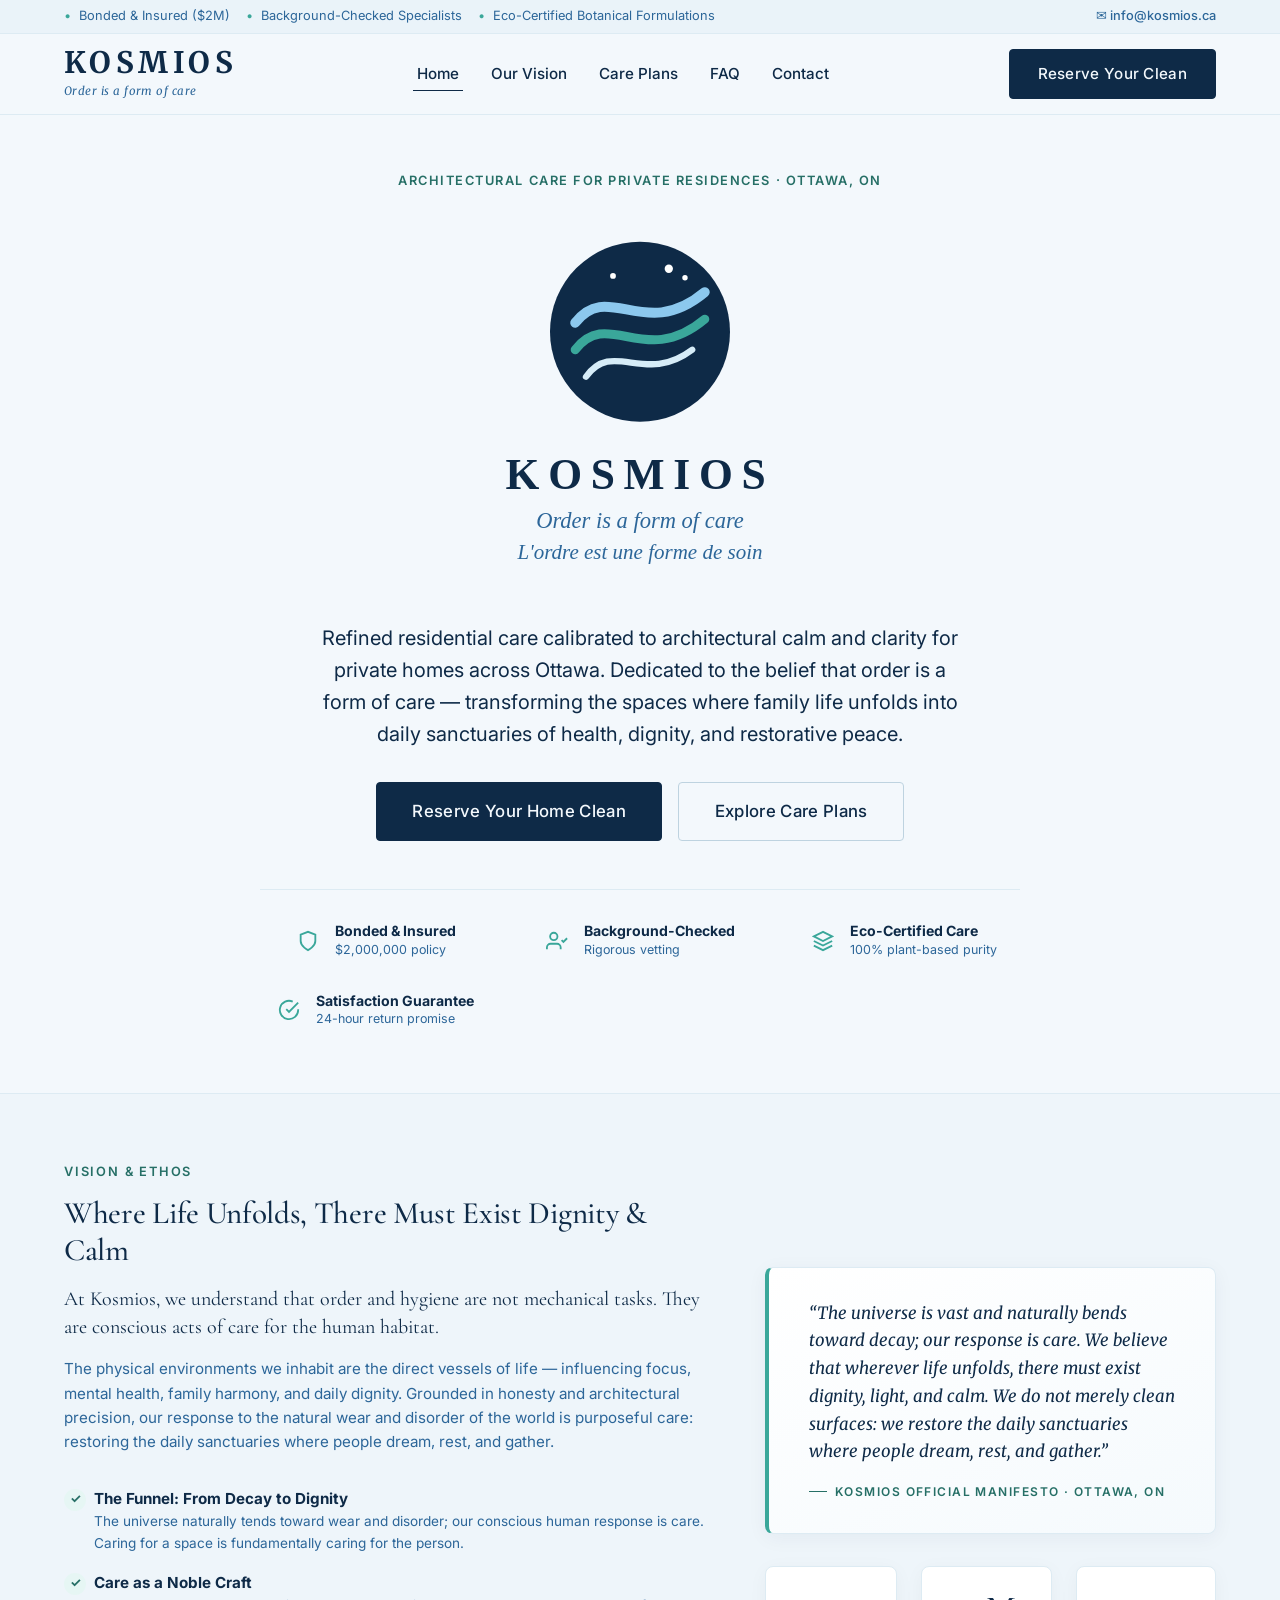
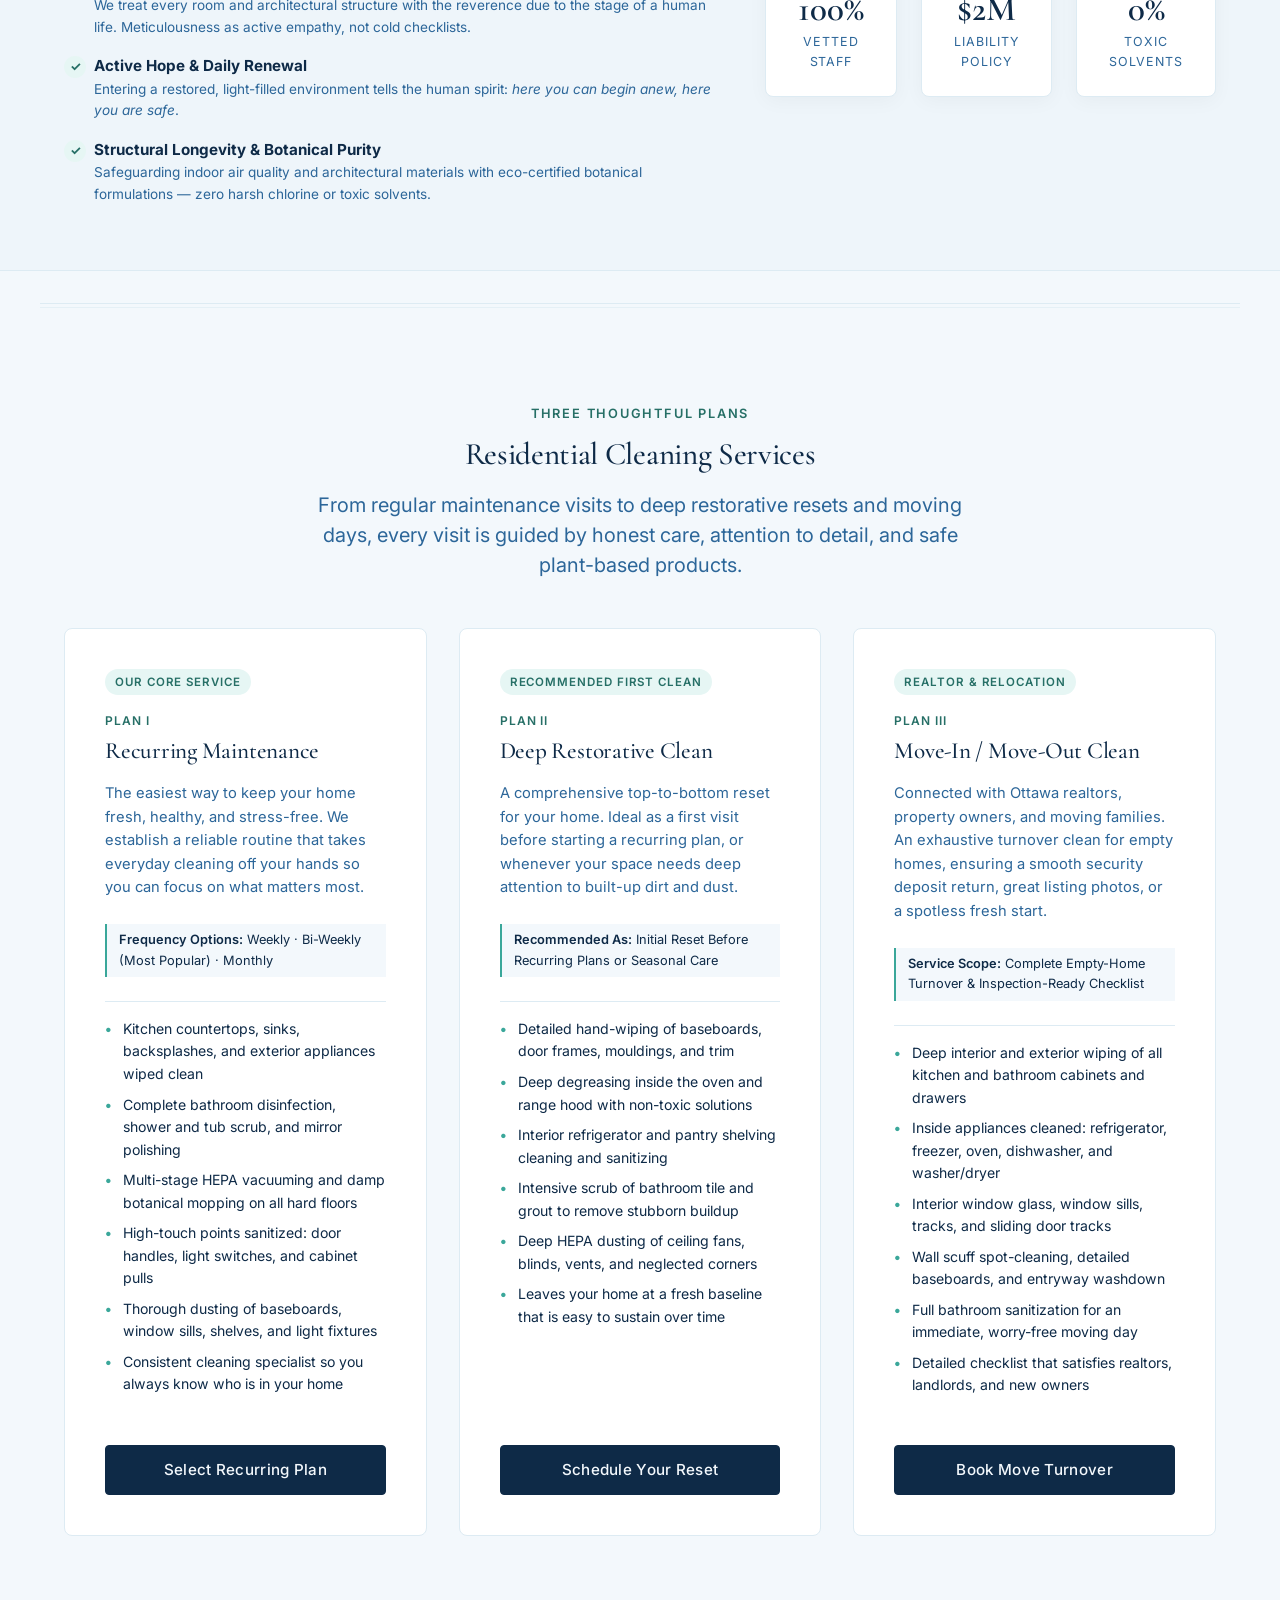
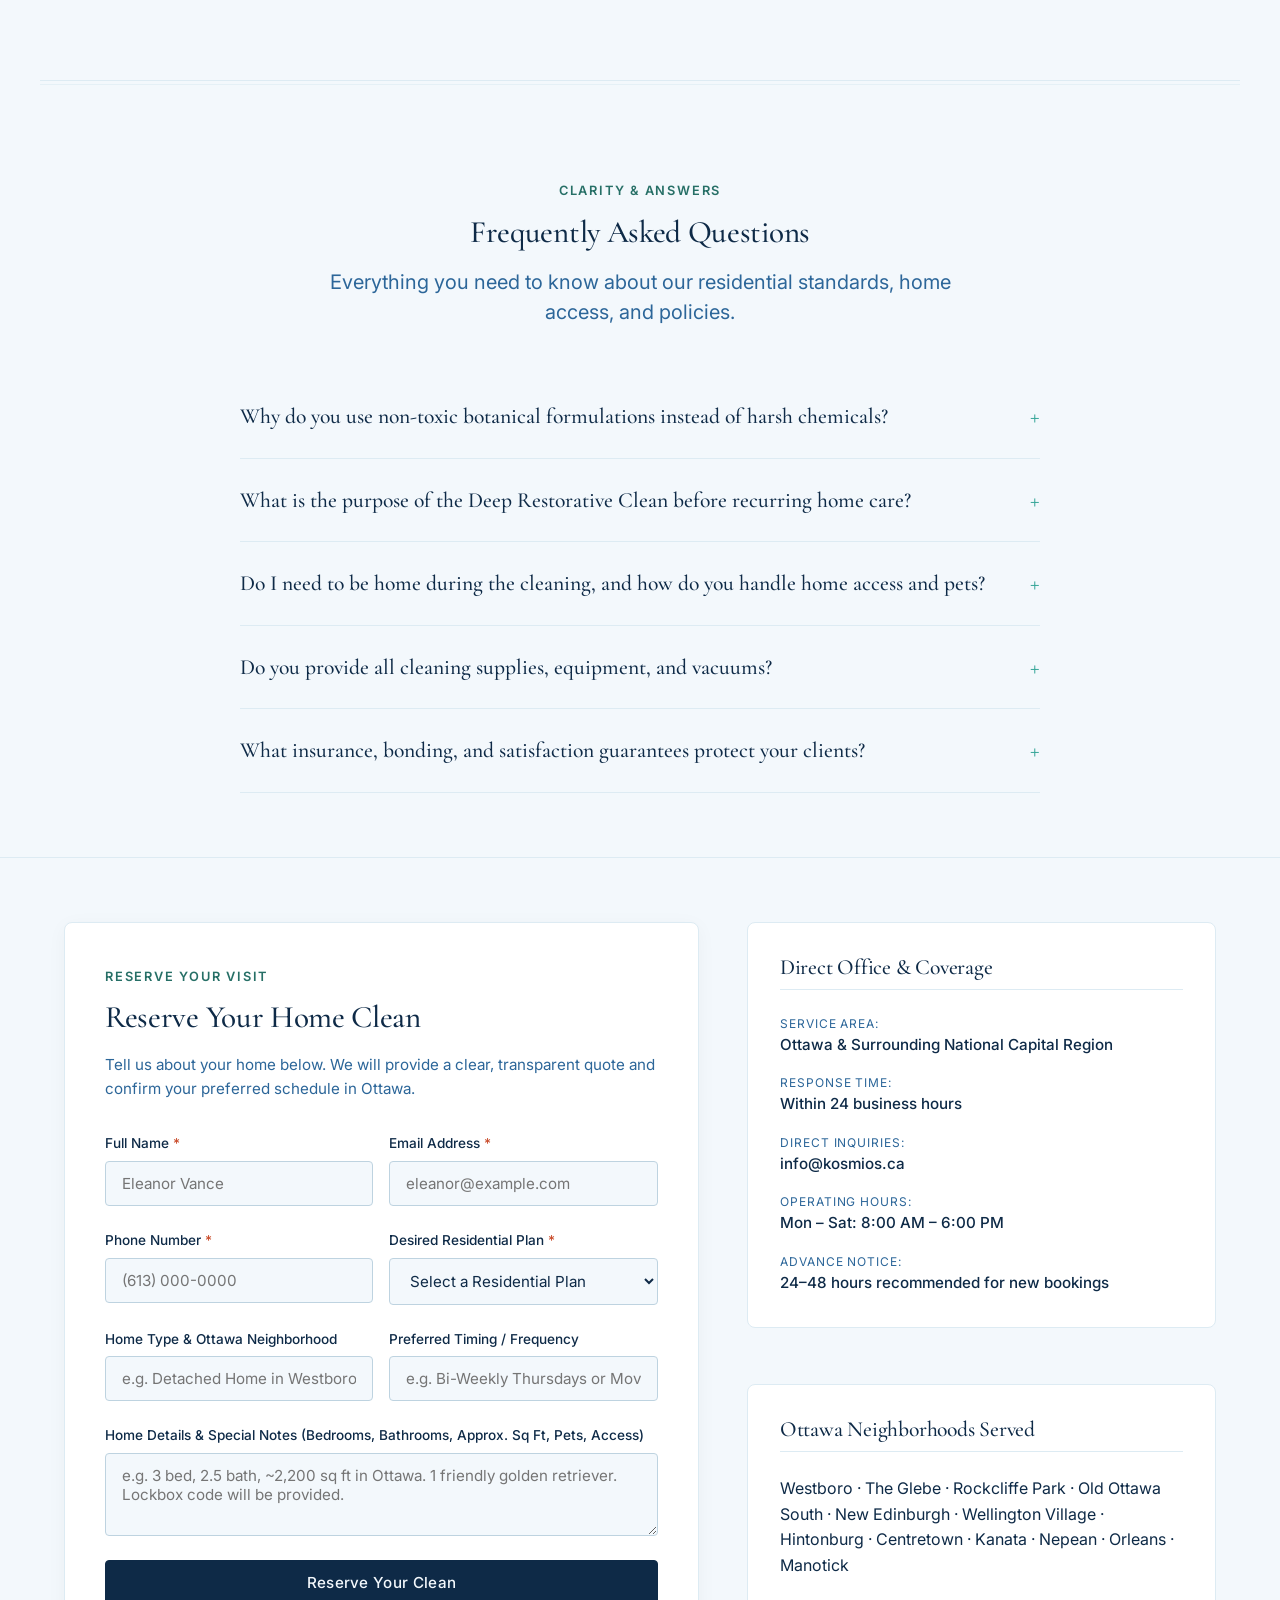
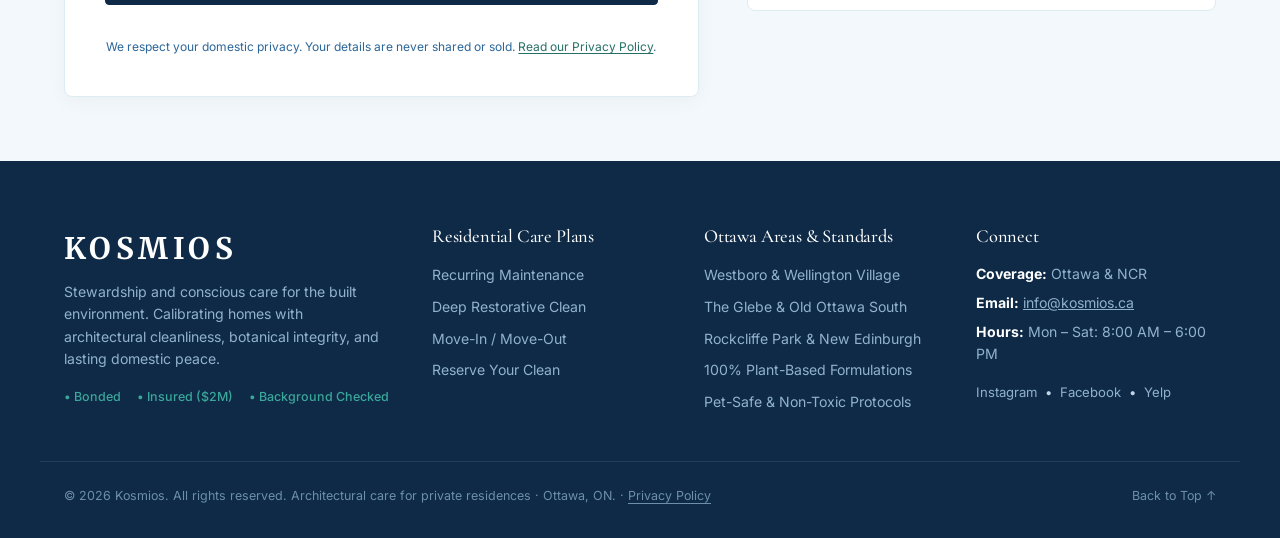
<file: index.html>
<!DOCTYPE html>
<html lang="en">
<head>
  <meta charset="UTF-8">
  <meta name="viewport" content="width=device-width, initial-scale=1.0">
  <title>Kosmios | Conscious Residential Cleaning &amp; Home Sanctuary · Ottawa</title>
  <meta name="description" content="Thoughtful, non-toxic residential cleaning in Ottawa. Reliable recurring maintenance, deep restorative resets, and move-in/out services. Fully bonded, insured, and plant-based. Order is a form of care.">
  <link rel="canonical" href="https://www.kosmios.ca/">

  <!-- Open Graph / Social Meta -->
  <meta property="og:type" content="website">
  <meta property="og:url" content="https://www.kosmios.ca/">
  <meta property="og:title" content="Kosmios | Conscious Residential Cleaning · Ottawa">
  <meta property="og:description" content="Thoughtful, plant-based residential cleaning in Ottawa. Recurring maintenance, first-clean deep resets, and realtor-ready move-in/out services. Order is a form of care.">
  <meta property="og:image" content="https://www.kosmios.ca/assets/images/kosmios-og-card.png">
  <meta property="og:image:width" content="1200">
  <meta property="og:image:height" content="630">
  <meta property="og:image:alt" content="Kosmios - Thoughtful Cleaning for the Comfort of Home in Ottawa">

  <!-- Twitter Meta -->
  <meta name="twitter:card" content="summary_large_image">
  <meta name="twitter:title" content="Kosmios | Conscious Residential Cleaning · Ottawa">
  <meta name="twitter:description" content="Thoughtful, plant-based residential cleaning in Ottawa. Recurring maintenance, first-clean deep resets, and move-in/out services.">
  <meta name="twitter:image" content="https://www.kosmios.ca/assets/images/kosmios-og-card.png">

  <!-- Preconnect to Font Hosts & font-display: swap -->
  <link rel="preconnect" href="https://fonts.googleapis.com">
  <link rel="preconnect" href="https://fonts.gstatic.com" crossorigin>
  <link href="https://fonts.googleapis.com/css2?family=Cormorant+Garamond:ital,wght@0,400;0,500;0,600;0,700;1,400;1,600&amp;family=Inter:wght@300;400;500;600;700&amp;family=Merriweather:ital,wght@0,400;0,700;1,400&amp;display=swap" rel="stylesheet">

  <!-- Favicons & Manifest -->
  <link rel="icon" type="image/svg+xml" href="assets/images/favicon.svg">
  <link rel="apple-touch-icon" sizes="180x180" href="assets/images/apple-touch-icon.png">
  <link rel="icon" type="image/png" sizes="32x32" href="assets/images/favicon-32x32.png">
  <link rel="icon" type="image/png" sizes="16x16" href="assets/images/favicon-16x16.png">
  <link rel="manifest" href="site.webmanifest">
  <meta name="theme-color" content="#0E2A47">

  <!-- Primary Stylesheet -->
  <link rel="stylesheet" href="assets/css/style.css">

  <!-- Schema.org JSON-LD Structured Data -->
  <script type="application/ld+json">
  {
    "@context": "https://schema.org",
    "@graph": [
      {
        "@type": ["LocalBusiness", "CleaningService", "HouseCleaningService"],
        "@id": "https://www.kosmios.ca/#organization",
        "name": "Kosmios Residential Cleaning",
        "description": "Conscious residential cleaning, non-toxic hygiene, and architectural care for private homes across Ottawa, ON.",
        "url": "https://www.kosmios.ca",
        "email": "info@kosmios.ca",
        "priceRange": "$$",
        "address": {
          "@type": "PostalAddress",
          "addressLocality": "Ottawa",
          "addressRegion": "ON",
          "addressCountry": "CA"
        },
        "areaServed": {
          "@type": "AdministrativeArea",
          "name": "Ottawa & Surrounding National Capital Region"
        },
        "sameAs": [
          "https://www.instagram.com/kosmios",
          "https://www.facebook.com/kosmios"
        ],
        "hasOfferCatalog": {
          "@type": "OfferCatalog",
          "name": "Residential Care Plans",
          "itemListElement": [
            {
              "@type": "Offer",
              "itemOffered": {
                "@type": "Service",
                "name": "Recurring Maintenance Care",
                "description": "Scheduled weekly, bi-weekly, or monthly residential cleaning keeping your Ottawa home fresh, healthy, and stress-free."
              }
            },
            {
              "@type": "Offer",
              "itemOffered": {
                "@type": "Service",
                "name": "Deep Restorative Clean",
                "description": "Comprehensive first-clean baseline reset, detailed hand-wiping of baseboards, inside oven, and intensive sanitization."
              }
            },
            {
              "@type": "Offer",
              "itemOffered": {
                "@type": "Service",
                "name": "Move-In / Move-Out Clean",
                "description": "Exhaustive turnover detailing for Ottawa realtors, property owners, and moving families."
              }
            }
          ]
        }
      },
      {
        "@type": "FAQPage",
        "@id": "https://www.kosmios.ca/#faq",
        "mainEntity": [
          {
            "@type": "Question",
            "name": "Why do you use non-toxic botanical formulations instead of conventional harsh chemicals?",
            "acceptedAnswer": {
              "@type": "Answer",
              "text": "We believe hygiene should protect life, not burden it with respiratory irritants. Our eco-certified botanical formulations eliminate harsh chlorine and toxic solvents while delivering hospital-grade sanitation, preserving both indoor air quality and delicate architectural finishes like natural stone, hardwood, and quartz."
            }
          },
          {
            "@type": "Question",
            "name": "What is the purpose of the Deep Restorative Clean before starting recurring home care?",
            "acceptedAnswer": {
              "@type": "Answer",
              "text": "Conceived as an essential first-clean baseline reset, our Deep Restorative Clean meticulously addresses accumulated grime in neglected architectural details—hand-wiping baseboards, interior cabinetry turnover, range-hood degreasing, and grout restoration. It brings your space to the Kosmios standard so subsequent recurring visits effortlessly sustain harmony."
            }
          },
          {
            "@type": "Question",
            "name": "Do I need to be home during the cleaning, and how do you handle home access and pets?",
            "acceptedAnswer": {
              "@type": "Answer",
              "text": "Many of our residential clients prefer having their homes cared for while they are at work or out. We work comfortably with secure lockboxes, smart door keypads, or trusted key-holding arrangements. We are entirely pet-friendly and ensure your pets remain comfortable, secure, and undisturbed throughout our visit."
            }
          },
          {
            "@type": "Question",
            "name": "Do you provide all cleaning supplies, equipment, and vacuums?",
            "acceptedAnswer": {
              "@type": "Answer",
              "text": "Yes, absolutely. Our specialists arrive fully equipped with commercial-grade HEPA filtration vacuums, color-coded microfiber systems to prevent cross-contamination, and our signature non-toxic, plant-based cleaning formulations. You do not need to provide anything."
            }
          },
          {
            "@type": "Question",
            "name": "What insurance, bonding, and satisfaction guarantees protect your clients?",
            "acceptedAnswer": {
              "@type": "Answer",
              "text": "100% of our cleaning specialists undergo rigorous background vetting and are bonded. We carry $2,000,000 in commercial general liability insurance. Furthermore, every visit is backed by our 24-hour satisfaction guarantee: if any detail does not meet your exacting standards, we return promptly to rectify it at zero charge."
            }
          }
        ]
      },
      {
        "@type": "BreadcrumbList",
        "itemListElement": [
          {
            "@type": "ListItem",
            "position": 1,
            "name": "Home",
            "item": "https://www.kosmios.ca/"
          }
        ]
      }
    ]
  }
  </script>
</head>
<body id="top">
  <a href="#main-content" class="skip-link">Skip to main content</a>
  <div id="home"></div>

  <!-- Top Announcement / Contact Bar -->
  <aside aria-label="Quick contact and trust signals" class="top-bar">
    <div class="container top-bar__inner">
      <div class="top-bar__badges">
        <span class="badge-item"><span class="bullet" aria-hidden="true">•</span> Bonded &amp; Insured ($2M)</span>
        <span class="badge-item"><span class="bullet" aria-hidden="true">•</span> Background-Checked Specialists</span>
        <span class="badge-item"><span class="bullet" aria-hidden="true">•</span> Eco-Certified Botanical Formulations</span>
      </div>
      <div class="top-bar__contact">
        <a href="mailto:info@kosmios.ca" class="top-bar__link">
          <span class="icon" aria-hidden="true">✉</span> info@kosmios.ca
        </a>
      </div>
    </div>
  </aside>

  <!-- Persistent Header -->
  <header class="site-header" id="main-header">
    <div class="container site-header__inner">
      <a class="brand-logo" aria-label="Kosmios Homepage" href="#home">
        <span class="brand-name">Kosmios</span>
        <span class="brand-tagline">Order is a form of care</span>
      </a>

      <!-- Primary Crawlable Navigation -->
      <nav class="main-nav" id="main-navigation" aria-label="Primary Navigation">
        <ul class="nav-list">
          <li class="nav-item"><a class="nav-link active" href="#home">Home</a></li>
          <li class="nav-item"><a href="#about" class="nav-link">Our Vision</a></li>
          <li class="nav-item"><a href="#plans" class="nav-link">Care Plans</a></li>
          <li class="nav-item"><a href="#faq" class="nav-link">FAQ</a></li>
          <li class="nav-item"><a href="#contact" class="nav-link">Contact</a></li>
        </ul>
        <div class="nav-cta">
          <a href="#contact" class="btn btn--primary">Reserve Your Clean</a>
        </div>
      </nav>

      <!-- Header Controls: Primary CTA -->
      <div class="header-actions">
        <a href="#contact" class="btn btn--primary header-cta--desktop">Reserve Your Clean</a>

        <!-- Mobile Menu Toggle Button -->
        <button type="button" class="mobile-toggle" id="mobile-menu-btn" aria-expanded="false" aria-controls="main-navigation" aria-label="Toggle navigation menu">
          <span class="hamburger-bar"></span>
          <span class="hamburger-bar"></span>
          <span class="hamburger-bar"></span>
        </button>
      </div>
    </div>
  </header>

  <main id="main-content">

    <!-- Centered Editorial Hero Viewport Section -->
    <section class="hero-section" id="hero" aria-labelledby="hero-title">
      <div class="container">
        <div class="hero-content">
          <h1 id="hero-title" class="sr-only">Kosmios | Conscious Residential Cleaning &amp; Home Sanctuary · Ottawa</h1>
          <div class="section-stave-label">
            <span class="stave-text">Architectural Care for Private Residences · Ottawa, ON</span>
          </div>
          <div class="hero-emblem" aria-hidden="true">
            <img src="assets/images/03_Kosmios_Logo_Lockup_A_Order_is_a_form_of_care.svg" alt="Kosmios logo" width="420" height="390" class="hero-emblem__img" loading="eager" fetchpriority="high">
          </div>
          <p class="hero-lead">
            Refined residential care calibrated to architectural calm and clarity for private homes across Ottawa. Dedicated to the belief that order is a form of care — transforming the spaces where family life unfolds into daily sanctuaries of health, dignity, and restorative peace.
          </p>
          
          <div class="hero-cta-group">
            <a href="#contact" class="btn btn--primary btn--large">Reserve Your Home Clean</a>
            <a href="#plans" class="btn btn--outline btn--large">Explore Care Plans</a>
          </div>

          <!-- Immediate Trust Anchors -->
          <div class="trust-anchors" aria-label="Institutional trust verifications">
            <div class="trust-anchor-item">
              <div class="trust-icon" aria-hidden="true">
                <svg width="22" height="22" viewBox="0 0 24 24" fill="none" stroke="currentColor" stroke-width="2">
                  <path d="M12 22s8-4 8-10V5l-8-3-8 3v7c0 6 8 10 8 10z"></path>
                </svg>
              </div>
              <div class="trust-text">
                <strong>Bonded &amp; Insured</strong>
                <span>$2,000,000 policy</span>
              </div>
            </div>

            <div class="trust-anchor-item">
              <div class="trust-icon" aria-hidden="true">
                <svg width="22" height="22" viewBox="0 0 24 24" fill="none" stroke="currentColor" stroke-width="2">
                  <path d="M16 21v-2a4 4 0 0 0-4-4H5a4 4 0 0 0-4 4v2"></path>
                  <circle cx="8.5" cy="7" r="4"></circle>
                  <polyline points="17 11 19 13 23 9"></polyline>
                </svg>
              </div>
              <div class="trust-text">
                <strong>Background-Checked</strong>
                <span>Rigorous vetting</span>
              </div>
            </div>

            <div class="trust-anchor-item">
              <div class="trust-icon" aria-hidden="true">
                <svg width="22" height="22" viewBox="0 0 24 24" fill="none" stroke="currentColor" stroke-width="2">
                  <path d="M12 2L2 7l10 5 10-5-10-5zM2 17l10 5 10-5M2 12l10 5 10-5"></path>
                </svg>
              </div>
              <div class="trust-text">
                <strong>Eco-Certified Care</strong>
                <span>100% plant-based purity</span>
              </div>
            </div>

            <div class="trust-anchor-item">
              <div class="trust-icon" aria-hidden="true">
                <svg width="22" height="22" viewBox="0 0 24 24" fill="none" stroke="currentColor" stroke-width="2">
                  <path d="M22 11.08V12a10 10 0 1 1-5.93-9.14"></path>
                  <polyline points="22 4 12 14.01 9 11.01"></polyline>
                </svg>
              </div>
              <div class="trust-text">
                <strong>Satisfaction Guarantee</strong>
                <span>24-hour return promise</span>
              </div>
            </div>
          </div>
        </div>
      </div>
    </section>

    <!-- About & Philosophy / The Funnel & Ethos Section -->
    <section class="about-section" id="about" aria-labelledby="about-title">
      <div class="container about-grid">
        <div class="about-content">
          <span class="eyebrow-tag">Vision &amp; Ethos</span>
          <h2 class="section-title" id="about-title">Where Life Unfolds, There Must Exist Dignity &amp; Calm</h2>
          <p class="about-lead">
            At Kosmios, we understand that order and hygiene are not mechanical tasks. They are conscious acts of care for the human habitat.
          </p>
          <p class="about-body">
            The physical environments we inhabit are the direct vessels of life — influencing focus, mental health, family harmony, and daily dignity. Grounded in honesty and architectural precision, our response to the natural wear and disorder of the world is purposeful care: restoring the daily sanctuaries where people dream, rest, and gather.
          </p>
          
          <div class="values-list">
            <div class="value-item">
              <span class="value-check" aria-hidden="true">✓</span>
              <div>
                <strong>The Funnel: From Decay to Dignity</strong>
                <p>The universe naturally tends toward wear and disorder; our conscious human response is care. Caring for a space is fundamentally caring for the person.</p>
              </div>
            </div>
            <div class="value-item">
              <span class="value-check" aria-hidden="true">✓</span>
              <div>
                <strong>Care as a Noble Craft</strong>
                <p>We treat every room and architectural structure with the reverence due to the stage of a human life. Meticulousness as active empathy, not cold checklists.</p>
              </div>
            </div>
            <div class="value-item">
              <span class="value-check" aria-hidden="true">✓</span>
              <div>
                <strong>Active Hope &amp; Daily Renewal</strong>
                <p>Entering a restored, light-filled environment tells the human spirit: <em>here you can begin anew, here you are safe</em>.</p>
              </div>
            </div>
            <div class="value-item">
              <span class="value-check" aria-hidden="true">✓</span>
              <div>
                <strong>Structural Longevity &amp; Botanical Purity</strong>
                <p>Safeguarding indoor air quality and architectural materials with eco-certified botanical formulations — zero harsh chlorine or toxic solvents.</p>
              </div>
            </div>
          </div>
        </div>

        <div class="about-media">
          <div class="manifesto-card">
            <blockquote class="manifesto-card__quote">
              “The universe is vast and naturally bends toward decay; our response is care. We believe that wherever life unfolds, there must exist dignity, light, and calm. We do not merely clean surfaces: we restore the daily sanctuaries where people dream, rest, and gather.”
            </blockquote>
            <span class="manifesto-card__attribution">Kosmios Official Manifesto · Ottawa, ON</span>
          </div>

          <div class="about-stats-row">
            <div class="about-card-stat">
              <span class="stat-number">100%</span>
              <span class="stat-label">Vetted Staff</span>
            </div>
            <div class="about-card-stat">
              <span class="stat-number">$2M</span>
              <span class="stat-label">Liability Policy</span>
            </div>
            <div class="about-card-stat">
              <span class="stat-number">0%</span>
              <span class="stat-label">Toxic Solvents</span>
            </div>
          </div>
        </div>
      </div>
    </section>

    <!-- Stave Divider -->
    <div class="stave-divider container" aria-hidden="true">
      <div class="stave-divider__lines"></div>
    </div>

    <!-- The Three Movements: Residential Services Section -->
    <section class="services-section" id="plans" aria-labelledby="plans-title">
      <div class="container">
        <header class="section-header text-center">
          <span class="eyebrow-tag">Three Thoughtful Plans</span>
          <h2 class="section-title" id="plans-title">Residential Cleaning Services</h2>
          <p class="section-description">
            From regular maintenance visits to deep restorative resets and moving days, every visit is guided by honest care, attention to detail, and safe plant-based products.
          </p>
        </header>

        <div class="service-detail-grid">

          <!-- 1. Recurring Maintenance (Core Anchor) -->
          <article class="service-detail-card" id="recurring">
            <span class="service-detail-badge">Our Core Service</span>
            <span class="program-tag">Plan I</span>
            <h3 class="program-title">Recurring Maintenance</h3>
            <p class="program-desc">
              The easiest way to keep your home fresh, healthy, and stress-free. We establish a reliable routine that takes everyday cleaning off your hands so you can focus on what matters most.
            </p>

            <div class="service-card__frequency">
              <span class="frequency-label">Frequency Options:</span>
              <span>Weekly · Bi-Weekly (Most Popular) · Monthly</span>
            </div>

            <ul class="program-features">
              <li>Kitchen countertops, sinks, backsplashes, and exterior appliances wiped clean</li>
              <li>Complete bathroom disinfection, shower and tub scrub, and mirror polishing</li>
              <li>Multi-stage HEPA vacuuming and damp botanical mopping on all hard floors</li>
              <li>High-touch points sanitized: door handles, light switches, and cabinet pulls</li>
              <li>Thorough dusting of baseboards, window sills, shelves, and light fixtures</li>
              <li>Consistent cleaning specialist so you always know who is in your home</li>
            </ul>

            <div class="program-cta">
              <a href="#contact" class="btn btn--primary btn--block" data-select-service="recurring">Select Recurring Plan</a>
            </div>
          </article>

          <!-- 2. Deep Restorative Clean (First-Clean Reset) -->
          <article class="service-detail-card" id="deep-clean">
            <span class="service-detail-badge">Recommended First Clean</span>
            <span class="program-tag">Plan II</span>
            <h3 class="program-title">Deep Restorative Clean</h3>
            <p class="program-desc">
              A comprehensive top-to-bottom reset for your home. Ideal as a first visit before starting a recurring plan, or whenever your space needs deep attention to built-up dirt and dust.
            </p>

            <div class="service-card__frequency">
              <span class="frequency-label">Recommended As:</span>
              <span>Initial Reset Before Recurring Plans or Seasonal Care</span>
            </div>

            <ul class="program-features">
              <li>Detailed hand-wiping of baseboards, door frames, mouldings, and trim</li>
              <li>Deep degreasing inside the oven and range hood with non-toxic solutions</li>
              <li>Interior refrigerator and pantry shelving cleaning and sanitizing</li>
              <li>Intensive scrub of bathroom tile and grout to remove stubborn buildup</li>
              <li>Deep HEPA dusting of ceiling fans, blinds, vents, and neglected corners</li>
              <li>Leaves your home at a fresh baseline that is easy to sustain over time</li>
            </ul>

            <div class="program-cta">
              <a href="#contact" class="btn btn--primary btn--block" data-select-service="deep">Schedule Your Reset</a>
            </div>
          </article>

          <!-- 3. Move-In / Move-Out (Realtor Connected) -->
          <article class="service-detail-card" id="move-in-out">
            <span class="service-detail-badge">Realtor &amp; Relocation</span>
            <span class="program-tag">Plan III</span>
            <h3 class="program-title">Move-In / Move-Out Clean</h3>
            <p class="program-desc">
              Connected with Ottawa realtors, property owners, and moving families. An exhaustive turnover clean for empty homes, ensuring a smooth security deposit return, great listing photos, or a spotless fresh start.
            </p>

            <div class="service-card__frequency">
              <span class="frequency-label">Service Scope:</span>
              <span>Complete Empty-Home Turnover &amp; Inspection-Ready Checklist</span>
            </div>

            <ul class="program-features">
              <li>Deep interior and exterior wiping of all kitchen and bathroom cabinets and drawers</li>
              <li>Inside appliances cleaned: refrigerator, freezer, oven, dishwasher, and washer/dryer</li>
              <li>Interior window glass, window sills, tracks, and sliding door tracks</li>
              <li>Wall scuff spot-cleaning, detailed baseboards, and entryway washdown</li>
              <li>Full bathroom sanitization for an immediate, worry-free moving day</li>
              <li>Detailed checklist that satisfies realtors, landlords, and new owners</li>
            </ul>

            <div class="program-cta">
              <a href="#contact" class="btn btn--primary btn--block" data-select-service="move">Book Move Turnover</a>
            </div>
          </article>

        </div>
      </div>
    </section>

    <!-- Stave Divider -->
    <div class="stave-divider container" aria-hidden="true">
      <div class="stave-divider__lines"></div>
    </div>

    <!-- FAQ Section with Schema Support -->
    <section class="faq-section" id="faq" aria-labelledby="faq-title">
      <div class="container">
        <header class="section-header text-center">
          <span class="eyebrow-tag">Clarity &amp; Answers</span>
          <h2 class="section-title" id="faq-title">Frequently Asked Questions</h2>
          <p class="section-description">Everything you need to know about our residential standards, home access, and policies.</p>
        </header>

        <div class="faq-accordion" id="faq-accordion">
          <!-- Item 1: Botanical Health & Surface Preservation -->
          <details class="faq-item">
            <summary class="faq-question">
              <span>Why do you use non-toxic botanical formulations instead of harsh chemicals?</span>
              <span class="faq-toggle-icon" aria-hidden="true">+</span>
            </summary>
            <div class="faq-answer">
              <p>We believe hygiene should protect life, not burden it with respiratory irritants. Our eco-certified botanical formulations eliminate harsh chlorine and toxic solvents while delivering hospital-grade sanitation, preserving both indoor air quality and delicate architectural finishes like natural stone, hardwood, and quartz.</p>
            </div>
          </details>

          <!-- Item 2: The First-Clean Baseline Reset -->
          <details class="faq-item">
            <summary class="faq-question">
              <span>What is the purpose of the Deep Restorative Clean before recurring home care?</span>
              <span class="faq-toggle-icon" aria-hidden="true">+</span>
            </summary>
            <div class="faq-answer">
              <p>Conceived as an essential "first-clean baseline reset", our Deep Restorative Clean meticulously addresses accumulated grime in neglected architectural details—hand-wiping baseboards, interior cabinetry turnover, range-hood degreasing, and grout restoration. It brings your space to the Kosmios standard so subsequent recurring visits effortlessly sustain harmony.</p>
            </div>
          </details>

          <!-- Item 3: Home Access, Security & Pets -->
          <details class="faq-item">
            <summary class="faq-question">
              <span>Do I need to be home during the cleaning, and how do you handle home access and pets?</span>
              <span class="faq-toggle-icon" aria-hidden="true">+</span>
            </summary>
            <div class="faq-answer">
              <p>Many of our residential clients prefer having their homes cared for while they are at work or running errands. We work comfortably with secure lockboxes, smart door keypad codes, or trusted key-holding arrangements. We are entirely pet-friendly and ensure your pets remain comfortable, secure, and undisturbed throughout our visit.</p>
            </div>
          </details>

          <!-- Item 4: Supplies & Equipment -->
          <details class="faq-item">
            <summary class="faq-question">
              <span>Do you provide all cleaning supplies, equipment, and vacuums?</span>
              <span class="faq-toggle-icon" aria-hidden="true">+</span>
            </summary>
            <div class="faq-answer">
              <p>Yes, absolutely. Our specialists arrive fully equipped with commercial-grade HEPA filtration vacuums, color-coded microfiber systems to prevent cross-contamination, and our signature non-toxic, plant-based cleaning formulations. You do not need to provide anything.</p>
            </div>
          </details>

          <!-- Item 5: Safeguards & Guarantee -->
          <details class="faq-item">
            <summary class="faq-question">
              <span>What insurance, bonding, and satisfaction guarantees protect your clients?</span>
              <span class="faq-toggle-icon" aria-hidden="true">+</span>
            </summary>
            <div class="faq-answer">
              <p>100% of our cleaning specialists undergo rigorous background vetting and are bonded. We carry $2,000,000 in commercial general liability insurance. Furthermore, every visit is backed by our 24-hour satisfaction guarantee: if any detail does not meet your exacting standards, we return promptly to rectify it at zero charge.</p>
            </div>
          </details>
        </div>
      </div>
    </section>

    <!-- Local SEO & Contact Section -->
    <section class="contact-section" id="contact" aria-labelledby="contact-title">
      <div class="container contact-grid">
        <!-- Contact Form -->
        <div class="contact-form-pane">
          <span class="eyebrow-tag">Reserve Your Visit</span>
          <h2 class="section-title" id="contact-title">Reserve Your Home Clean</h2>
          <p class="contact-description">
            Tell us about your home below. We will provide a clear, transparent quote and confirm your preferred schedule in Ottawa.
          </p>

          <form class="booking-form" id="booking-form" action="https://formspree.io/f/moejblky" method="POST" novalidate="">
            <!-- Formspree Configuration & Anti-Spam -->
            <input type="hidden" name="_subject" id="form-subject-input" value="New Home Cleaning Reservation - Kosmios">
            <input type="hidden" name="care_category" id="care-category-input" value="Residential Care">
            <input type="text" name="_gotcha" style="display:none !important;" tabindex="-1" autocomplete="off">

            <div class="form-row">
              <div class="form-group">
                <label for="full-name">Full Name <span class="required" aria-hidden="true">*</span></label>
                <input type="text" id="full-name" name="name" required="" autocomplete="name" placeholder="Eleanor Vance" class="form-input">
              </div>
              <div class="form-group">
                <label for="email-address">Email Address <span class="required" aria-hidden="true">*</span></label>
                <input type="email" id="email-address" name="email" required="" autocomplete="email" placeholder="eleanor@example.com" class="form-input">
              </div>
            </div>

            <div class="form-row">
              <div class="form-group">
                <label for="phone-number">Phone Number <span class="required" aria-hidden="true">*</span></label>
                <input type="tel" id="phone-number" name="phone" required="" autocomplete="tel" placeholder="(613) 000-0000" class="form-input">
              </div>
              <div class="form-group">
                <label for="service-choice">Desired Residential Plan <span class="required" aria-hidden="true">*</span></label>
                <select id="service-choice" name="service" required="" class="form-select">
                  <option value="" disabled="disabled" selected="selected">Select a Residential Plan</option>
                  <option value="recurring">Recurring Maintenance (Weekly / Bi-Weekly / Monthly)</option>
                  <option value="deep">Deep Restorative Clean (First-Clean Reset)</option>
                  <option value="move">Move-In / Move-Out (Realtor &amp; Relocation)</option>
                </select>
              </div>
            </div>

            <div class="form-row">
              <div class="form-group">
                <label for="home-type">Home Type &amp; Ottawa Neighborhood</label>
                <input type="text" id="home-type" name="home_type_area" placeholder="e.g. Detached Home in Westboro / Glebe" class="form-input">
              </div>
              <div class="form-group">
                <label for="preferred-timing">Preferred Timing / Frequency</label>
                <input type="text" id="preferred-timing" name="preferred_timing" placeholder="e.g. Bi-Weekly Thursdays or Move Date" class="form-input">
              </div>
            </div>

            <div class="form-group">
              <label for="home-details" id="details-label">Home Details &amp; Special Notes (Bedrooms, Bathrooms, Approx. Sq Ft, Pets, Access)</label>
              <textarea id="home-details" name="details" rows="3" placeholder="e.g. 3 bed, 2.5 bath, ~2,200 sq ft in Ottawa. 1 friendly golden retriever. Lockbox code will be provided." class="form-textarea"></textarea>
            </div>

            <div class="form-actions">
              <button type="submit" class="btn btn--primary btn--block">Reserve Your Clean</button>
            </div>
            <div class="form-status-message" id="form-status-message" aria-live="polite"></div>
            <p class="form-privacy-note">
              We respect your domestic privacy. Your details are never shared or sold. <a href="privacy.html">Read our Privacy Policy</a>.
            </p>
          </form>
        </div>

        <!-- Contact Info & Coverage Pane -->
        <div class="contact-info-pane">
          <div class="contact-card">
            <h3 class="contact-card__title">Direct Office &amp; Coverage</h3>
            <ul class="contact-details-list">
              <li>
                <span class="detail-label">Service Area:</span>
                <span class="detail-value">Ottawa &amp; Surrounding National Capital Region</span>
              </li>
              <li>
                <span class="detail-label">Response Time:</span>
                <span class="detail-value">Within 24 business hours</span>
              </li>
              <li>
                <span class="detail-label">Direct Inquiries:</span>
                <span class="detail-value"><a href="mailto:info@kosmios.ca">info@kosmios.ca</a></span>
              </li>
              <li>
                <span class="detail-label">Operating Hours:</span>
                <span class="detail-value">Mon – Sat: 8:00 AM – 6:00 PM</span>
              </li>
              <li>
                <span class="detail-label">Advance Notice:</span>
                <span class="detail-value">24–48 hours recommended for new bookings</span>
              </li>
            </ul>
          </div>

          <div class="contact-card" style="margin-top: var(--space-4);">
            <h3 class="contact-card__title">Ottawa Neighborhoods Served</h3>
            <p style="font-size: var(--text-sm); line-height: 1.6; color: var(--color-onyx); margin: 0;">
              Westboro · The Glebe · Rockcliffe Park · Old Ottawa South · New Edinburgh · Wellington Village · Hintonburg · Centretown · Kanata · Nepean · Orleans · Manotick
            </p>
          </div>
        </div>
      </div>
    </section>

  </main>

  <!-- Persistent Footer -->
  <footer class="site-footer">
    <div class="container footer-grid">
      <!-- Col 1: Brand & Values -->
      <div class="footer-col footer-col--brand">
        <span class="footer-brand-name">Kosmios</span>
        <p class="footer-description">
          Stewardship and conscious care for the built environment. Calibrating homes with architectural cleanliness, botanical integrity, and lasting domestic peace.
        </p>
        <div class="footer-trust-marks">
          <span>• Bonded</span>
          <span>• Insured ($2M)</span>
          <span>• Background Checked</span>
        </div>
      </div>

      <!-- Col 2: Residential Plans -->
      <div class="footer-col">
        <h4 class="footer-heading">Residential Care Plans</h4>
        <ul class="footer-links">
          <li><a href="#recurring">Recurring Maintenance</a></li>
          <li><a href="#deep-clean">Deep Restorative Clean</a></li>
          <li><a href="#move-in-out">Move-In / Move-Out</a></li>
          <li><a href="#contact">Reserve Your Clean</a></li>
        </ul>
      </div>

      <!-- Col 3: Areas & Standards -->
      <div class="footer-col">
        <h4 class="footer-heading">Ottawa Areas &amp; Standards</h4>
        <ul class="footer-links">
          <li><a href="#contact">Westboro &amp; Wellington Village</a></li>
          <li><a href="#contact">The Glebe &amp; Old Ottawa South</a></li>
          <li><a href="#contact">Rockcliffe Park &amp; New Edinburgh</a></li>
          <li><a href="#about">100% Plant-Based Formulations</a></li>
          <li><a href="#faq">Pet-Safe &amp; Non-Toxic Protocols</a></li>
        </ul>
      </div>

      <!-- Col 4: Local & Connect -->
      <div class="footer-col">
        <h4 class="footer-heading">Connect</h4>
        <p class="footer-contact-item"><strong>Coverage:</strong> Ottawa &amp; NCR</p>
        <p class="footer-contact-item"><strong>Email:</strong> <a href="mailto:info@kosmios.ca" style="color: inherit; text-decoration: underline;">info@kosmios.ca</a></p>
        <p class="footer-contact-item"><strong>Hours:</strong> Mon – Sat: 8:00 AM – 6:00 PM</p>
        <div class="social-links" aria-label="Social media profiles">
          <a href="https://www.instagram.com/kosmios" target="_blank" rel="noopener noreferrer" aria-label="Instagram">Instagram</a>
          <span aria-hidden="true">•</span>
          <a href="https://www.facebook.com/kosmios" target="_blank" rel="noopener noreferrer" aria-label="Facebook">Facebook</a>
          <span aria-hidden="true">•</span>
          <a href="https://www.yelp.com/" target="_blank" rel="noopener noreferrer" aria-label="Yelp">Yelp</a>
        </div>
      </div>
    </div>

    <!-- Sub-footer Stave -->
    <div class="container footer-sub">
      <div class="footer-sub__copyright">
        © 2026 Kosmios. All rights reserved. Architectural care for private residences · Ottawa, ON. · <a href="privacy.html" class="footer-privacy-link">Privacy Policy</a>
      </div>
      <div class="footer-sub__meta">
        <a href="#home">Back to Top ↑</a>
      </div>
    </div>
  </footer>

  <!-- Main JavaScript Controller -->
  <script src="assets/js/main.js"></script>
</body>
</html>
</file>
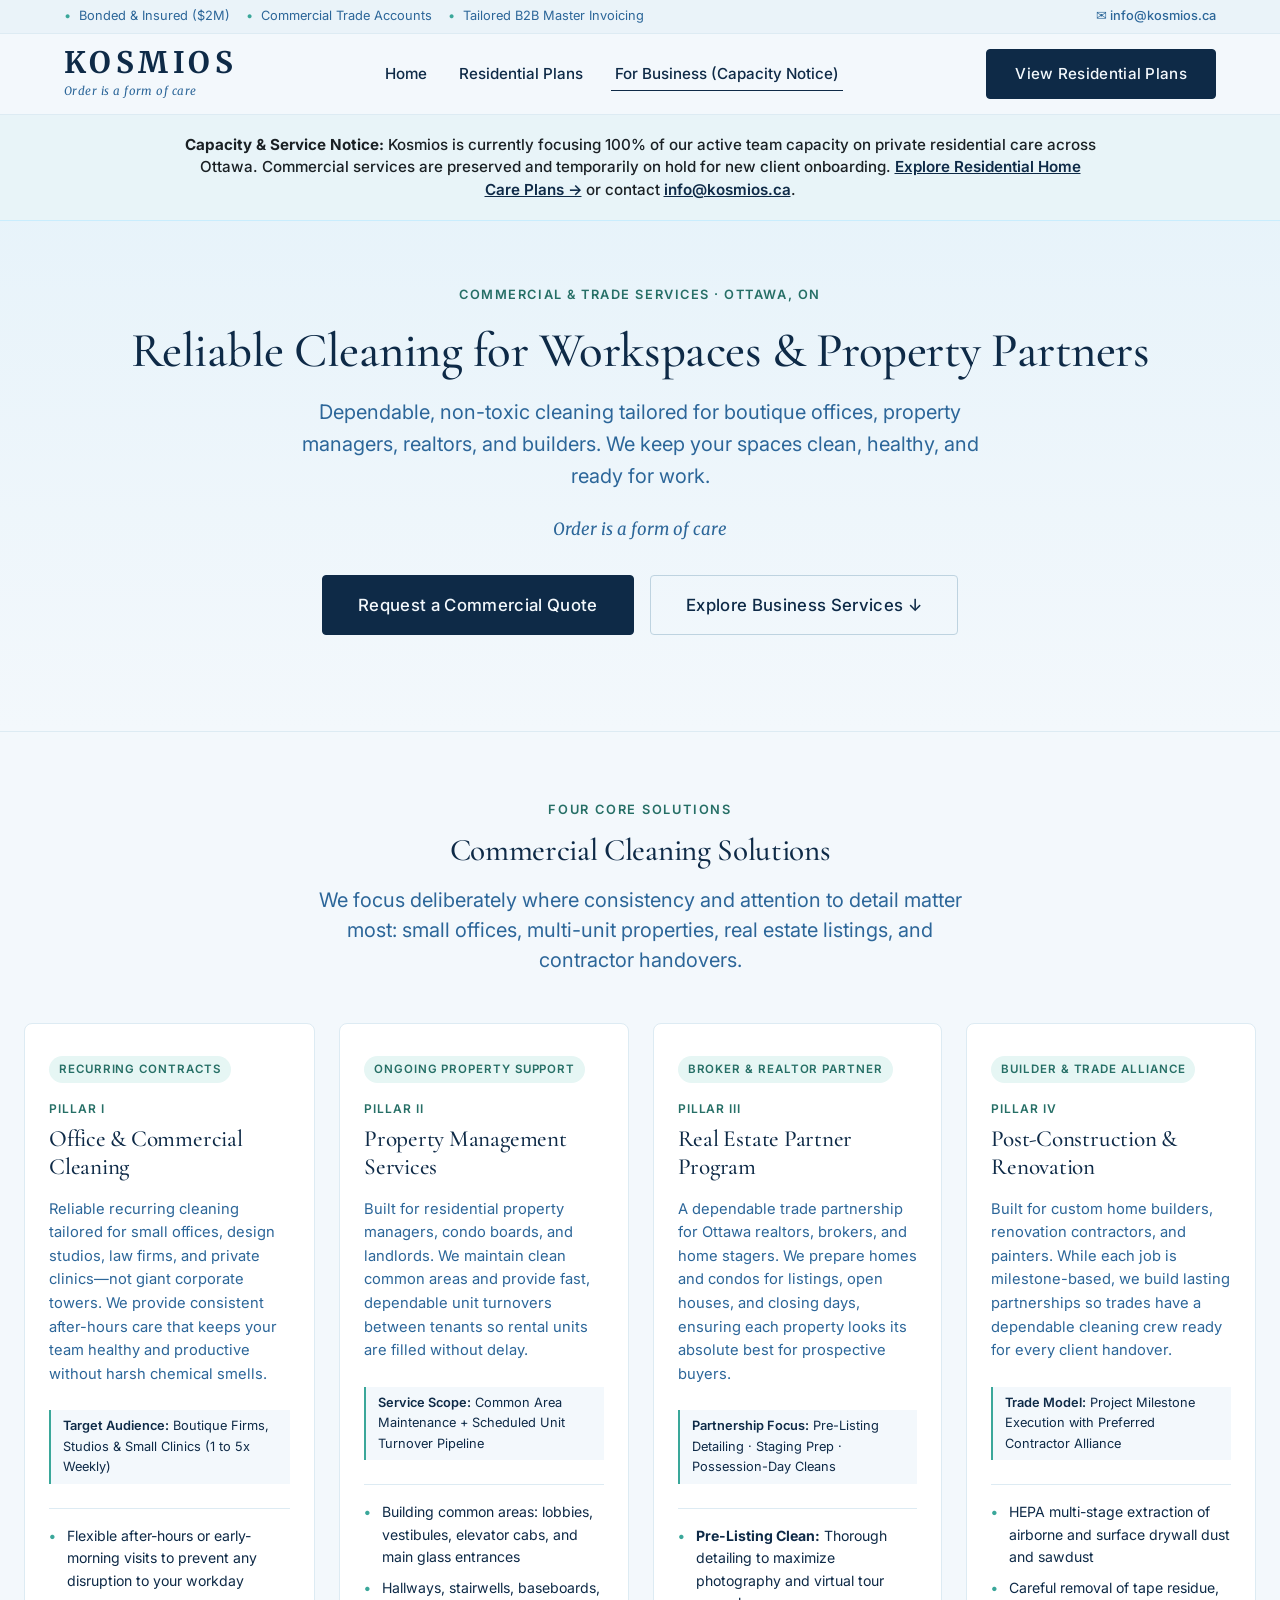
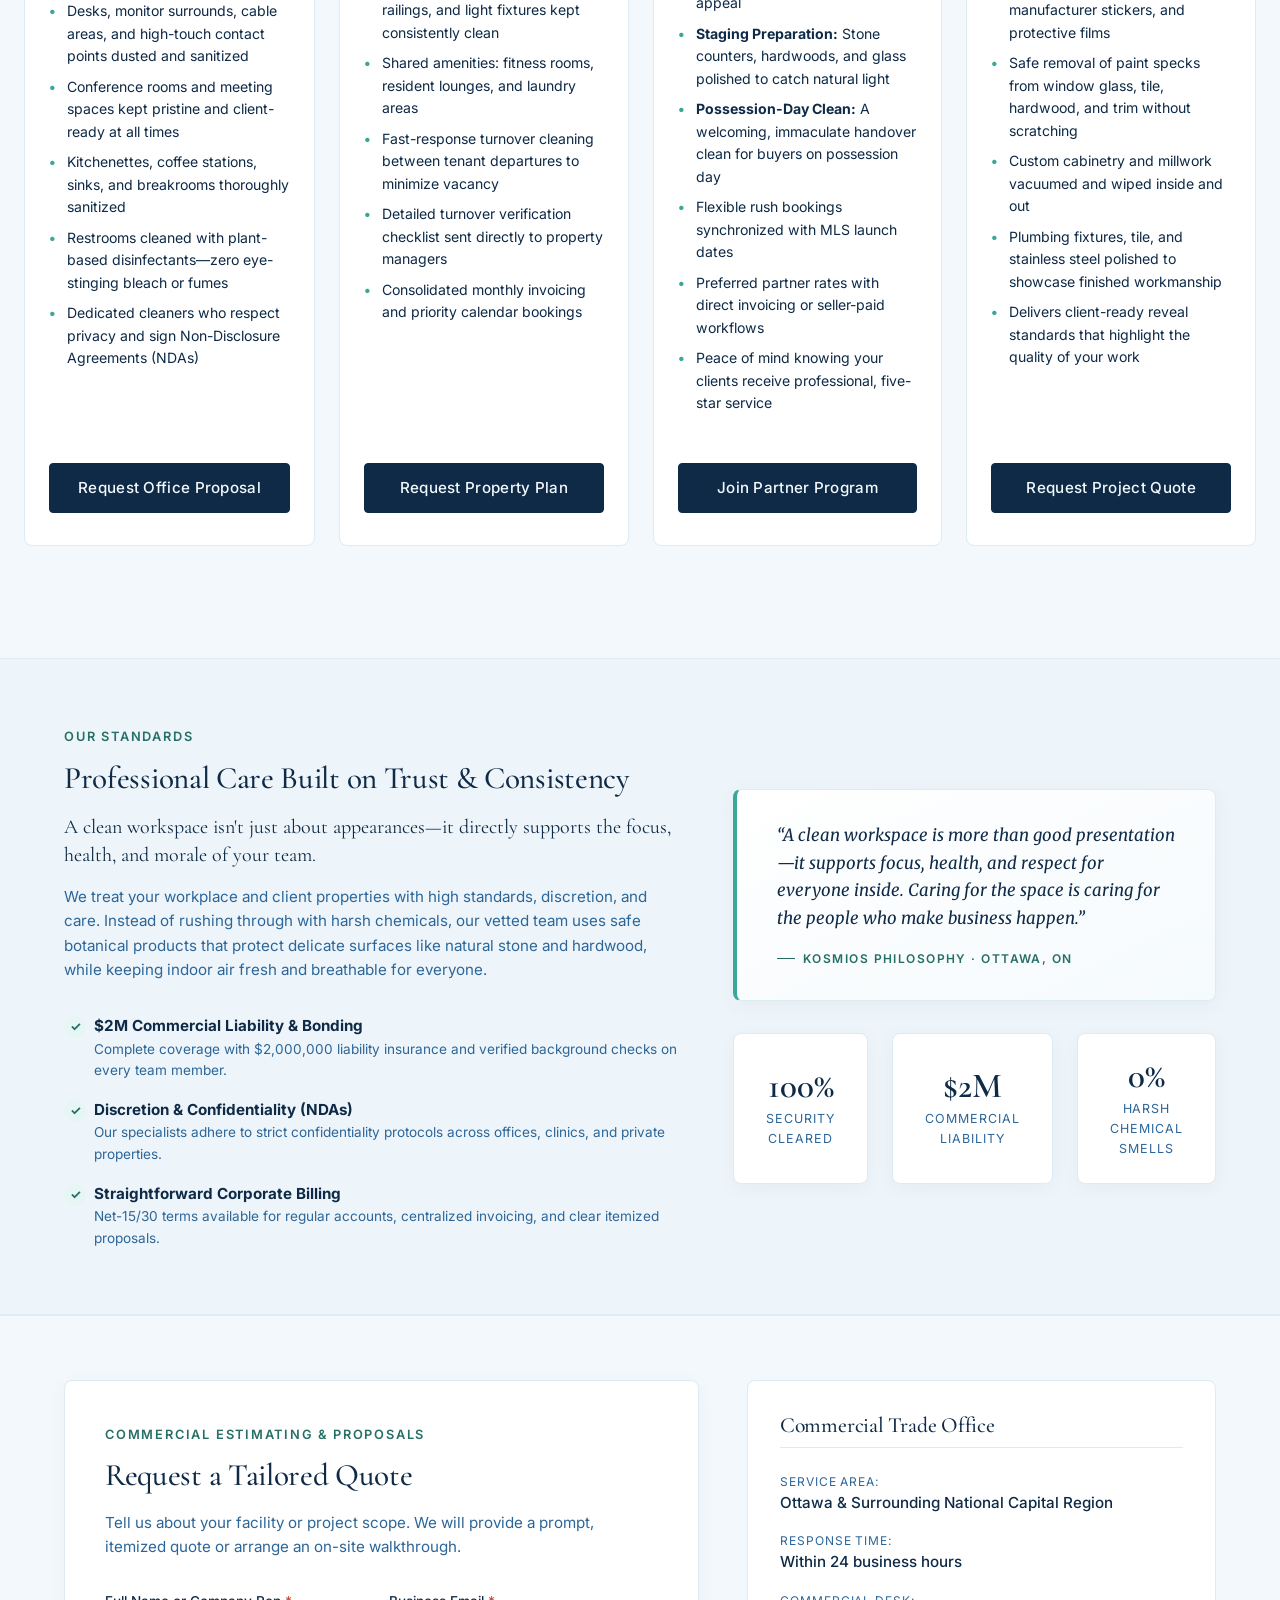
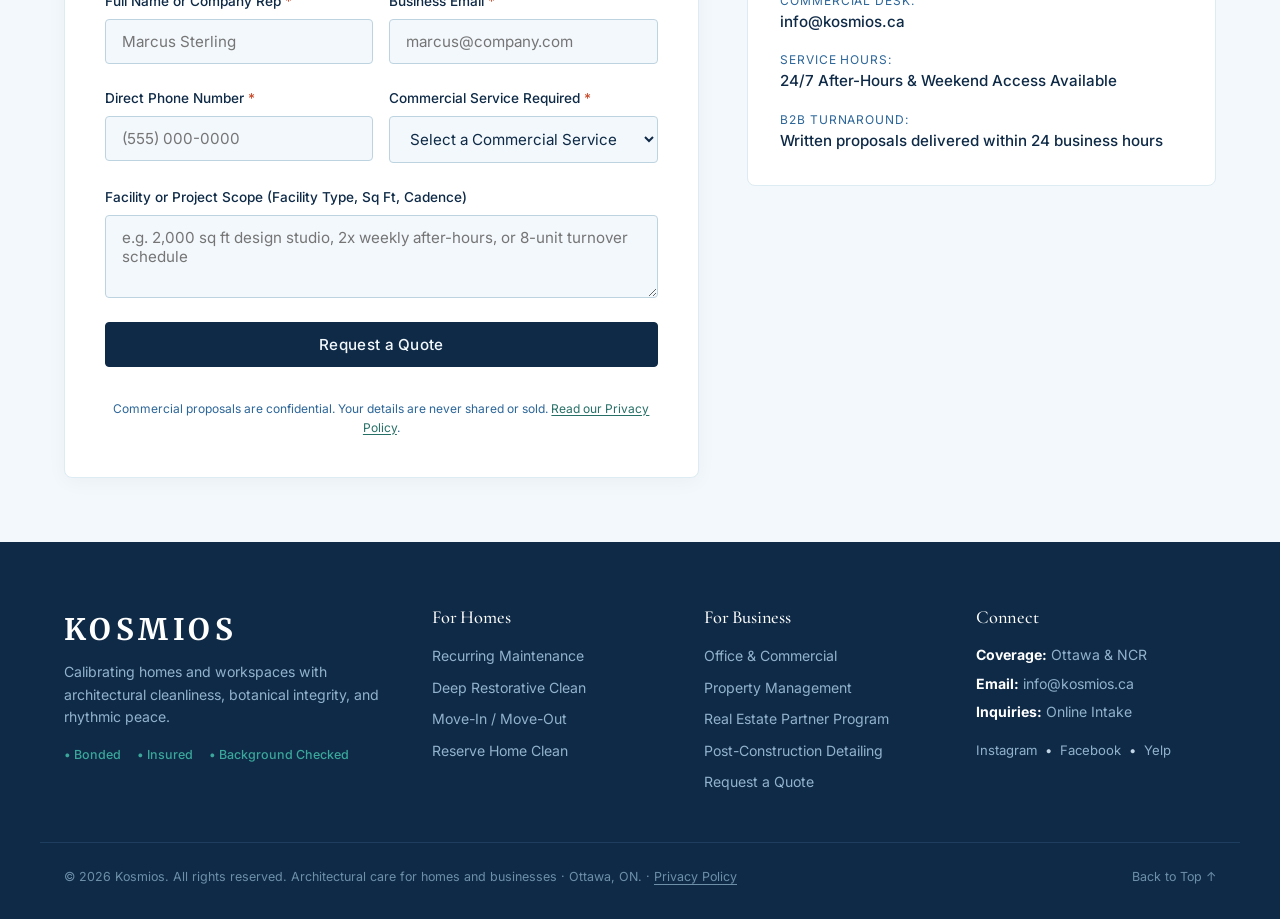
<file: for-business.html>
<!DOCTYPE html>
<html lang="en">
<head>
  <meta charset="UTF-8">
  <meta name="viewport" content="width=device-width, initial-scale=1.0">
  <title>For Business | Kosmios Commercial Cleaning · Ottawa</title>
  <meta name="description" content="Reliable, non-toxic commercial cleaning for small offices, property managers, realtors, and builders in Ottawa. Currently on selective waitlist.">
  <meta name="robots" content="noindex, follow">
  <link rel="canonical" href="https://www.kosmios.ca/">

  <!-- Open Graph / Social Meta -->
  <meta property="og:type" content="website">
  <meta property="og:url" content="https://www.kosmios.ca/for-business.html">
  <meta property="og:title" content="For Business | Kosmios Commercial Cleaning">
  <meta property="og:description" content="Reliable commercial office cleaning, property management unit turnovers, realtor partner programs, and post-renovation cleaning in Ottawa.">
  <meta property="og:image" content="https://www.kosmios.ca/assets/images/kosmios-og-card.png">
  <meta property="og:image:width" content="1200">
  <meta property="og:image:height" content="630">
  <meta property="og:image:alt" content="Kosmios - Reliable Cleaning for Workspaces &amp; Property Partners in Ottawa">

  <!-- Twitter Meta -->
  <meta name="twitter:card" content="summary_large_image">
  <meta name="twitter:title" content="For Business | Kosmios Commercial Cleaning">
  <meta name="twitter:description" content="Reliable commercial office cleaning, property management unit turnovers, realtor partner programs, and post-renovation cleaning in Ottawa.">
  <meta name="twitter:image" content="https://www.kosmios.ca/assets/images/kosmios-og-card.png">

  <!-- Preconnect to Font Hosts & font-display: swap -->
  <link rel="preconnect" href="https://fonts.googleapis.com">
  <link rel="preconnect" href="https://fonts.gstatic.com" crossorigin>
  <link href="https://fonts.googleapis.com/css2?family=Cormorant+Garamond:ital,wght@0,400;0,500;0,600;0,700;1,400;1,600&amp;family=Inter:wght@300;400;500;600;700&amp;family=Merriweather:ital,wght@0,400;0,700;1,400&amp;display=swap" rel="stylesheet">

  <!-- Favicons & Manifest -->
  <link rel="icon" type="image/svg+xml" href="assets/images/favicon.svg">
  <link rel="apple-touch-icon" sizes="180x180" href="assets/images/apple-touch-icon.png">
  <link rel="icon" type="image/png" sizes="32x32" href="assets/images/favicon-32x32.png">
  <link rel="icon" type="image/png" sizes="16x16" href="assets/images/favicon-16x16.png">
  <link rel="manifest" href="site.webmanifest">
  <meta name="theme-color" content="#0E2A47">

  <!-- Primary Stylesheet -->
  <link rel="stylesheet" href="assets/css/style.css">

  <!-- Schema.org JSON-LD Structured Data -->
  <script type="application/ld+json">
  {
    "@context": "https://schema.org",
    "@graph": [
      {
        "@type": "Service",
        "@id": "https://www.kosmios.ca/for-business.html#service",
        "name": "Commercial Cleaning & Property Services",
        "serviceType": "Commercial Cleaning",
        "provider": {
          "@type": "LocalBusiness",
          "name": "Kosmios",
          "email": "info@kosmios.ca",
          "areaServed": "Ottawa, ON"
        },
        "hasOfferCatalog": {
          "@type": "OfferCatalog",
          "name": "Commercial Solutions Catalog",
          "itemListElement": [
            {
              "@type": "Offer",
              "itemOffered": {
                "@type": "Service",
                "name": "Office & Commercial Cleaning",
                "description": "Recurring maintenance contracts tailored for small offices, design studios, and clinics."
              }
            },
            {
              "@type": "Offer",
              "itemOffered": {
                "@type": "Service",
                "name": "Property Management Services",
                "description": "Building common area maintenance and continuous unit turnover detailing."
              }
            },
            {
              "@type": "Offer",
              "itemOffered": {
                "@type": "Service",
                "name": "Real Estate Partner Program",
                "description": "Pre-listing deep cleans, staging preparation, and post-sale turnover cleans."
              }
            },
            {
              "@type": "Offer",
              "itemOffered": {
                "@type": "Service",
                "name": "Post-Construction & Post-Renovation Detailing",
                "description": "Contractor trade partner turnover detailing for builders and professional painters."
              }
            }
          ]
        }
      },
      {
        "@type": "BreadcrumbList",
        "itemListElement": [
          {
            "@type": "ListItem",
            "position": 1,
            "name": "Home",
            "item": "https://www.kosmios.ca/"
          },
          {
            "@type": "ListItem",
            "position": 2,
            "name": "For Business",
            "item": "https://www.kosmios.ca/for-business.html"
          }
        ]
      }
    ]
  }
  </script>
</head>
<body id="top">
  <a href="#main-content" class="skip-link">Skip to main content</a>
  <div id="home"></div>

  <!-- Top Announcement / Contact Bar -->
  <aside aria-label="Quick contact and trust signals" class="top-bar">
    <div class="container top-bar__inner">
      <div class="top-bar__badges">
        <span class="badge-item"><span class="bullet" aria-hidden="true">•</span> Bonded &amp; Insured ($2M)</span>
        <span class="badge-item"><span class="bullet" aria-hidden="true">•</span> Commercial Trade Accounts</span>
        <span class="badge-item"><span class="bullet" aria-hidden="true">•</span> Tailored B2B Master Invoicing</span>
      </div>
      <div class="top-bar__contact">
        <a href="mailto:info@kosmios.ca" class="top-bar__link">
          <span class="icon" aria-hidden="true">✉</span> info@kosmios.ca
        </a>
      </div>
    </div>
  </aside>

  <!-- Persistent Header -->
  <header class="site-header" id="main-header">
    <div class="container site-header__inner">
      <a class="brand-logo" aria-label="Kosmios Homepage" href="index.html">
        <span class="brand-name">Kosmios</span>
        <span class="brand-tagline">Order is a form of care</span>
      </a>

      <!-- Primary Navigation -->
      <nav class="main-nav" id="main-navigation" aria-label="Primary Navigation">
        <ul class="nav-list">
          <li class="nav-item"><a href="index.html" class="nav-link">Home</a></li>
          <li class="nav-item"><a href="index.html#plans" class="nav-link">Residential Plans</a></li>
          <li class="nav-item"><a href="for-business.html" class="nav-link active">For Business (Capacity Notice)</a></li>
        </ul>
        <div class="nav-cta">
          <a href="index.html#plans" class="btn btn--primary">View Residential Plans</a>
        </div>
      </nav>

      <!-- Header Controls: Primary CTA -->
      <div class="header-actions">
        <a href="index.html#plans" class="btn btn--primary header-cta--desktop">View Residential Plans</a>

        <!-- Mobile Menu Toggle Button -->
        <button type="button" class="mobile-toggle" id="mobile-menu-btn" aria-expanded="false" aria-controls="main-navigation" aria-label="Toggle navigation menu">
          <span class="hamburger-bar"></span>
          <span class="hamburger-bar"></span>
          <span class="hamburger-bar"></span>
        </button>
      </div>
    </div>
  </header>

  <main id="main-content">

    <!-- Commercial Services Capacity & Future Implementation Banner -->
    <aside class="notice-banner" style="background-color: #E8F4F8; border-bottom: 1px solid #C9EDFD; padding: 1.15rem 1rem; text-align: center;" aria-label="Commercial Services Capacity Notice">
      <div class="container" style="max-width: 960px; margin: 0 auto;">
        <p style="margin: 0; font-size: 0.95rem; color: #1A2024; line-height: 1.5; font-weight: 500;">
          <strong>Capacity &amp; Service Notice:</strong> Kosmios is currently focusing 100% of our active team capacity on private residential care across Ottawa. Commercial services are preserved and temporarily on hold for new client onboarding. <a href="index.html#plans" style="text-decoration: underline; font-weight: 600; color: #0E2A47;">Explore Residential Home Care Plans →</a> or contact <a href="mailto:info@kosmios.ca" style="text-decoration: underline; font-weight: 600; color: #0E2A47;">info@kosmios.ca</a>.
        </p>
      </div>
    </aside>

    <!-- Page Hero -->
    <section class="page-hero" aria-labelledby="page-title">
      <div class="container">
        <div class="section-stave-label">
          <span class="stave-text">Commercial &amp; Trade Services · Ottawa, ON</span>
        </div>
        <h1 class="page-hero__title" id="page-title">Reliable Cleaning for Workspaces &amp; Property Partners</h1>
        <p class="page-hero__lead">
          Dependable, non-toxic cleaning tailored for boutique offices, property managers, realtors, and builders. We keep your spaces clean, healthy, and ready for work.
        </p>
        <div class="page-hero__motto">Order is a form of care</div>
        
        <div class="hero-cta-group" style="justify-content: center; margin-top: var(--space-4);">
          <a href="#quote" class="btn btn--primary btn--large">Request a Commercial Quote</a>
          <a href="#solutions" class="btn btn--outline btn--large">Explore Business Services ↓</a>
        </div>
      </div>
    </section>

    <!-- Services Detail Section -->
    <section class="services-section" id="solutions" aria-labelledby="solutions-title">
      <div class="container container--wide">
        <header class="section-header text-center">
          <span class="eyebrow-tag">Four Core Solutions</span>
          <h2 class="section-title" id="solutions-title">Commercial Cleaning Solutions</h2>
          <p class="section-description">
            We focus deliberately where consistency and attention to detail matter most: small offices, multi-unit properties, real estate listings, and contractor handovers.
          </p>
        </header>

        <div class="service-detail-grid service-detail-grid--business">

          <!-- 1. Office & Commercial Cleaning -->
          <article class="service-detail-card" id="office">
            <span class="service-detail-badge">Recurring Contracts</span>
            <span class="program-tag">Pillar I</span>
            <h3 class="program-title">Office &amp; Commercial Cleaning</h3>
            <p class="program-desc">
              Reliable recurring cleaning tailored for small offices, design studios, law firms, and private clinics—not giant corporate towers. We provide consistent after-hours care that keeps your team healthy and productive without harsh chemical smells.
            </p>

            <div class="service-card__frequency">
              <span class="frequency-label">Target Audience:</span>
              <span>Boutique Firms, Studios &amp; Small Clinics (1 to 5x Weekly)</span>
            </div>

            <ul class="program-features">
              <li>Flexible after-hours or early-morning visits to prevent any disruption to your workday</li>
              <li>Desks, monitor surrounds, cable areas, and high-touch contact points dusted and sanitized</li>
              <li>Conference rooms and meeting spaces kept pristine and client-ready at all times</li>
              <li>Kitchenettes, coffee stations, sinks, and breakrooms thoroughly sanitized</li>
              <li>Restrooms cleaned with plant-based disinfectants—zero eye-stinging bleach or fumes</li>
              <li>Dedicated cleaners who respect privacy and sign Non-Disclosure Agreements (NDAs)</li>
            </ul>

            <div class="program-cta">
              <a href="#quote" class="btn btn--primary btn--block" data-select-service="office" data-select-type="commercial">Request Office Proposal</a>
            </div>
          </article>

          <!-- 2. Property Management Services -->
          <article class="service-detail-card" id="property-management">
            <span class="service-detail-badge">Ongoing Property Support</span>
            <span class="program-tag">Pillar II</span>
            <h3 class="program-title">Property Management Services</h3>
            <p class="program-desc">
              Built for residential property managers, condo boards, and landlords. We maintain clean common areas and provide fast, dependable unit turnovers between tenants so rental units are filled without delay.
            </p>

            <div class="service-card__frequency">
              <span class="frequency-label">Service Scope:</span>
              <span>Common Area Maintenance + Scheduled Unit Turnover Pipeline</span>
            </div>

            <ul class="program-features">
              <li>Building common areas: lobbies, vestibules, elevator cabs, and main glass entrances</li>
              <li>Hallways, stairwells, baseboards, railings, and light fixtures kept consistently clean</li>
              <li>Shared amenities: fitness rooms, resident lounges, and laundry areas</li>
              <li>Fast-response turnover cleaning between tenant departures to minimize vacancy</li>
              <li>Detailed turnover verification checklist sent directly to property managers</li>
              <li>Consolidated monthly invoicing and priority calendar bookings</li>
            </ul>

            <div class="program-cta">
              <a href="#quote" class="btn btn--primary btn--block" data-select-service="property" data-select-type="commercial">Request Property Plan</a>
            </div>
          </article>

          <!-- 3. Real Estate Partner Program -->
          <article class="service-detail-card" id="realtor-partner">
            <span class="service-detail-badge">Broker &amp; Realtor Partner</span>
            <span class="program-tag">Pillar III</span>
            <h3 class="program-title">Real Estate Partner Program</h3>
            <p class="program-desc">
              A dependable trade partnership for Ottawa realtors, brokers, and home stagers. We prepare homes and condos for listings, open houses, and closing days, ensuring each property looks its absolute best for prospective buyers.
            </p>

            <div class="service-card__frequency">
              <span class="frequency-label">Partnership Focus:</span>
              <span>Pre-Listing Detailing · Staging Prep · Possession-Day Cleans</span>
            </div>

            <ul class="program-features">
              <li><strong>Pre-Listing Clean:</strong> Thorough detailing to maximize photography and virtual tour appeal</li>
              <li><strong>Staging Preparation:</strong> Stone counters, hardwoods, and glass polished to catch natural light</li>
              <li><strong>Possession-Day Clean:</strong> A welcoming, immaculate handover clean for buyers on possession day</li>
              <li>Flexible rush bookings synchronized with MLS launch dates</li>
              <li>Preferred partner rates with direct invoicing or seller-paid workflows</li>
              <li>Peace of mind knowing your clients receive professional, five-star service</li>
            </ul>

            <div class="program-cta">
              <a href="#quote" class="btn btn--primary btn--block" data-select-service="realestate" data-select-type="commercial">Join Partner Program</a>
            </div>
          </article>

          <!-- 4. Post-Construction / Post-Renovation Detailing -->
          <article class="service-detail-card" id="post-construction">
            <span class="service-detail-badge">Builder &amp; Trade Alliance</span>
            <span class="program-tag">Pillar IV</span>
            <h3 class="program-title">Post-Construction &amp; Renovation</h3>
            <p class="program-desc">
              Built for custom home builders, renovation contractors, and painters. While each job is milestone-based, we build lasting partnerships so trades have a dependable cleaning crew ready for every client handover.
            </p>

            <div class="service-card__frequency">
              <span class="frequency-label">Trade Model:</span>
              <span>Project Milestone Execution with Preferred Contractor Alliance</span>
            </div>

            <ul class="program-features">
              <li>HEPA multi-stage extraction of airborne and surface drywall dust and sawdust</li>
              <li>Careful removal of tape residue, manufacturer stickers, and protective films</li>
              <li>Safe removal of paint specks from window glass, tile, hardwood, and trim without scratching</li>
              <li>Custom cabinetry and millwork vacuumed and wiped inside and out</li>
              <li>Plumbing fixtures, tile, and stainless steel polished to showcase finished workmanship</li>
              <li>Delivers client-ready reveal standards that highlight the quality of your work</li>
            </ul>

            <div class="program-cta">
              <a href="#quote" class="btn btn--primary btn--block" data-select-service="postconstruction" data-select-type="commercial">Request Project Quote</a>
            </div>
          </article>

        </div>
      </div>
    </section>

    <!-- Commercial Standards Section -->
    <section class="about-section" aria-labelledby="business-standards-title">
      <div class="container about-grid">
        <div class="about-content">
          <span class="eyebrow-tag">Our Standards</span>
          <h2 class="section-title" id="business-standards-title">Professional Care Built on Trust &amp; Consistency</h2>
          <p class="about-lead">
            A clean workspace isn't just about appearances—it directly supports the focus, health, and morale of your team.
          </p>
          <p class="about-body">
            We treat your workplace and client properties with high standards, discretion, and care. Instead of rushing through with harsh chemicals, our vetted team uses safe botanical products that protect delicate surfaces like natural stone and hardwood, while keeping indoor air fresh and breathable for everyone.
          </p>
          
          <div class="values-list">
            <div class="value-item">
              <span class="value-check" aria-hidden="true">✓</span>
              <div>
                <strong>$2M Commercial Liability &amp; Bonding</strong>
                <p>Complete coverage with $2,000,000 liability insurance and verified background checks on every team member.</p>
              </div>
            </div>
            <div class="value-item">
              <span class="value-check" aria-hidden="true">✓</span>
              <div>
                <strong>Discretion &amp; Confidentiality (NDAs)</strong>
                <p>Our specialists adhere to strict confidentiality protocols across offices, clinics, and private properties.</p>
              </div>
            </div>
            <div class="value-item">
              <span class="value-check" aria-hidden="true">✓</span>
              <div>
                <strong>Straightforward Corporate Billing</strong>
                <p>Net-15/30 terms available for regular accounts, centralized invoicing, and clear itemized proposals.</p>
              </div>
            </div>
          </div>
        </div>

        <div class="about-media">
          <div class="manifesto-card">
            <blockquote class="manifesto-card__quote">
              “A clean workspace is more than good presentation—it supports focus, health, and respect for everyone inside. Caring for the space is caring for the people who make business happen.”
            </blockquote>
            <span class="manifesto-card__attribution">Kosmios Philosophy · Ottawa, ON</span>
          </div>

          <div class="about-stats-row">
            <div class="about-card-stat">
              <span class="stat-number">100%</span>
              <span class="stat-label">Security Cleared</span>
            </div>
            <div class="about-card-stat">
              <span class="stat-number">$2M</span>
              <span class="stat-label">Commercial Liability</span>
            </div>
            <div class="about-card-stat">
              <span class="stat-number">0%</span>
              <span class="stat-label">Harsh Chemical Smells</span>
            </div>
          </div>
        </div>
      </div>
    </section>

    <!-- Commercial Quote Form Section -->
    <section class="contact-section" id="quote" aria-labelledby="quote-title">
      <div class="container contact-grid">
        <!-- Contact Form Pane -->
        <div class="contact-form-pane">
          <span class="eyebrow-tag">Commercial Estimating &amp; Proposals</span>
          <h2 class="section-title" id="quote-title">Request a Tailored Quote</h2>
          <p class="contact-description">
            Tell us about your facility or project scope. We will provide a prompt, itemized quote or arrange an on-site walkthrough.
          </p>

          <form class="booking-form" id="booking-form" action="https://formspree.io/f/mbgdbarn" method="POST" novalidate="">
            <!-- Anti-Spam & Category Tracking -->
            <input type="hidden" name="_subject" id="form-subject-input" value="New Commercial Quote Inquiry - Kosmios">
            <input type="hidden" name="care_category" id="care-category-input" value="Commercial Care">
            <input type="text" name="_gotcha" style="display:none !important;" tabindex="-1" autocomplete="off">

            <div class="form-row">
              <div class="form-group">
                <label for="full-name">Full Name or Company Rep <span class="required" aria-hidden="true">*</span></label>
                <input type="text" id="full-name" name="name" required="" autocomplete="name" placeholder="Marcus Sterling" class="form-input">
              </div>
              <div class="form-group">
                <label for="email-address">Business Email <span class="required" aria-hidden="true">*</span></label>
                <input type="email" id="email-address" name="email" required="" autocomplete="email" placeholder="marcus@company.com" class="form-input">
              </div>
            </div>

            <div class="form-row">
              <div class="form-group">
                <label for="phone-number">Direct Phone Number <span class="required" aria-hidden="true">*</span></label>
                <input type="tel" id="phone-number" name="phone" required="" autocomplete="tel" placeholder="(555) 000-0000" class="form-input">
              </div>
              <div class="form-group">
                <label for="service-choice">Commercial Service Required <span class="required" aria-hidden="true">*</span></label>
                <select id="service-choice" name="service" required="" class="form-select">
                  <option value="" disabled="disabled" selected="selected">Select a Commercial Service</option>
                  <option value="office">Office &amp; Commercial Cleaning (Recurring Small Office)</option>
                  <option value="property">Property Management &amp; Unit Turnovers</option>
                  <option value="realestate">Real Estate Partner Program (Pre-Listing &amp; Staging)</option>
                  <option value="postconstruction">Post-Construction &amp; Post-Renovation Detailing</option>
                </select>
              </div>
            </div>

            <div class="form-group">
              <label for="home-details" id="details-label">Facility or Project Scope (Facility Type, Sq Ft, Cadence)</label>
              <textarea id="home-details" name="details" rows="3" placeholder="e.g. 2,000 sq ft design studio, 2x weekly after-hours, or 8-unit turnover schedule" class="form-textarea"></textarea>
            </div>

            <div class="form-actions">
              <button type="submit" class="btn btn--primary btn--block">Request a Quote</button>
            </div>
            <div class="form-status-message" id="form-status-message" aria-live="polite"></div>
            <p class="form-privacy-note">
              Commercial proposals are confidential. Your details are never shared or sold. <a href="privacy.html">Read our Privacy Policy</a>.
            </p>
          </form>
        </div>

        <!-- Contact Info Pane -->
        <div class="contact-info-pane">
          <div class="contact-card">
            <h3 class="contact-card__title">Commercial Trade Office</h3>
            <ul class="contact-details-list">
              <li>
                <span class="detail-label">Service Area:</span>
                <span class="detail-value">Ottawa &amp; Surrounding National Capital Region</span>
              </li>
              <li>
                <span class="detail-label">Response Time:</span>
                <span class="detail-value">Within 24 business hours</span>
              </li>
              <li>
                <span class="detail-label">Commercial Desk:</span>
                <span class="detail-value"><a href="mailto:info@kosmios.ca">info@kosmios.ca</a></span>
              </li>
              <li>
                <span class="detail-label">Service Hours:</span>
                <span class="detail-value">24/7 After-Hours &amp; Weekend Access Available</span>
              </li>
              <li>
                <span class="detail-label">B2B Turnaround:</span>
                <span class="detail-value">Written proposals delivered within 24 business hours</span>
              </li>
            </ul>
          </div>
        </div>
      </div>
    </section>

  </main>

  <!-- Persistent Footer -->
  <footer class="site-footer">
    <div class="container footer-grid">
      <!-- Col 1: Brand & Values -->
      <div class="footer-col footer-col--brand">
        <span class="footer-brand-name">Kosmios</span>
        <p class="footer-description">
          Calibrating homes and workspaces with architectural cleanliness, botanical integrity, and rhythmic peace.
        </p>
        <div class="footer-trust-marks">
          <span>• Bonded</span>
          <span>• Insured</span>
          <span>• Background Checked</span>
        </div>
      </div>

      <!-- Col 2: For Homes -->
      <div class="footer-col">
        <h4 class="footer-heading">For Homes</h4>
        <ul class="footer-links">
          <li><a href="for-homes.html#recurring">Recurring Maintenance</a></li>
          <li><a href="for-homes.html#deep-clean">Deep Restorative Clean</a></li>
          <li><a href="for-homes.html#move-in-out">Move-In / Move-Out</a></li>
          <li><a href="for-homes.html#booking">Reserve Home Clean</a></li>
        </ul>
      </div>

      <!-- Col 3: For Business -->
      <div class="footer-col">
        <h4 class="footer-heading">For Business</h4>
        <ul class="footer-links">
          <li><a href="for-business.html#office">Office &amp; Commercial</a></li>
          <li><a href="for-business.html#property-management">Property Management</a></li>
          <li><a href="for-business.html#realtor-partner">Real Estate Partner Program</a></li>
          <li><a href="for-business.html#post-construction">Post-Construction Detailing</a></li>
          <li><a href="for-business.html#quote">Request a Quote</a></li>
        </ul>
      </div>

      <!-- Col 4: Local & Connect -->
      <div class="footer-col">
        <h4 class="footer-heading">Connect</h4>
        <p class="footer-contact-item"><strong>Coverage:</strong> Ottawa &amp; NCR</p>
        <p class="footer-contact-item"><strong>Email:</strong> info@kosmios.ca</p>
        <p class="footer-contact-item"><strong>Inquiries:</strong> Online Intake</p>
        <div class="social-links" aria-label="Social media profiles">
          <a href="https://www.instagram.com/kosmios" target="_blank" rel="noopener noreferrer" aria-label="Instagram">Instagram</a>
          <span aria-hidden="true">•</span>
          <a href="https://www.facebook.com/kosmios" target="_blank" rel="noopener noreferrer" aria-label="Facebook">Facebook</a>
          <span aria-hidden="true">•</span>
          <a href="https://www.yelp.com/" target="_blank" rel="noopener noreferrer" aria-label="Yelp">Yelp</a>
        </div>
      </div>
    </div>

    <!-- Sub-footer Stave -->
    <div class="container footer-sub">
      <div class="footer-sub__copyright">
        © 2026 Kosmios. All rights reserved. Architectural care for homes and businesses · Ottawa, ON. · <a href="privacy.html" class="footer-privacy-link">Privacy Policy</a>
      </div>
      <div class="footer-sub__meta">
        <a href="#home">Back to Top ↑</a>
      </div>
    </div>
  </footer>

  <!-- Scripts -->
  <script src="assets/js/main.js" defer="defer"></script>

</body>
</html>
</file>
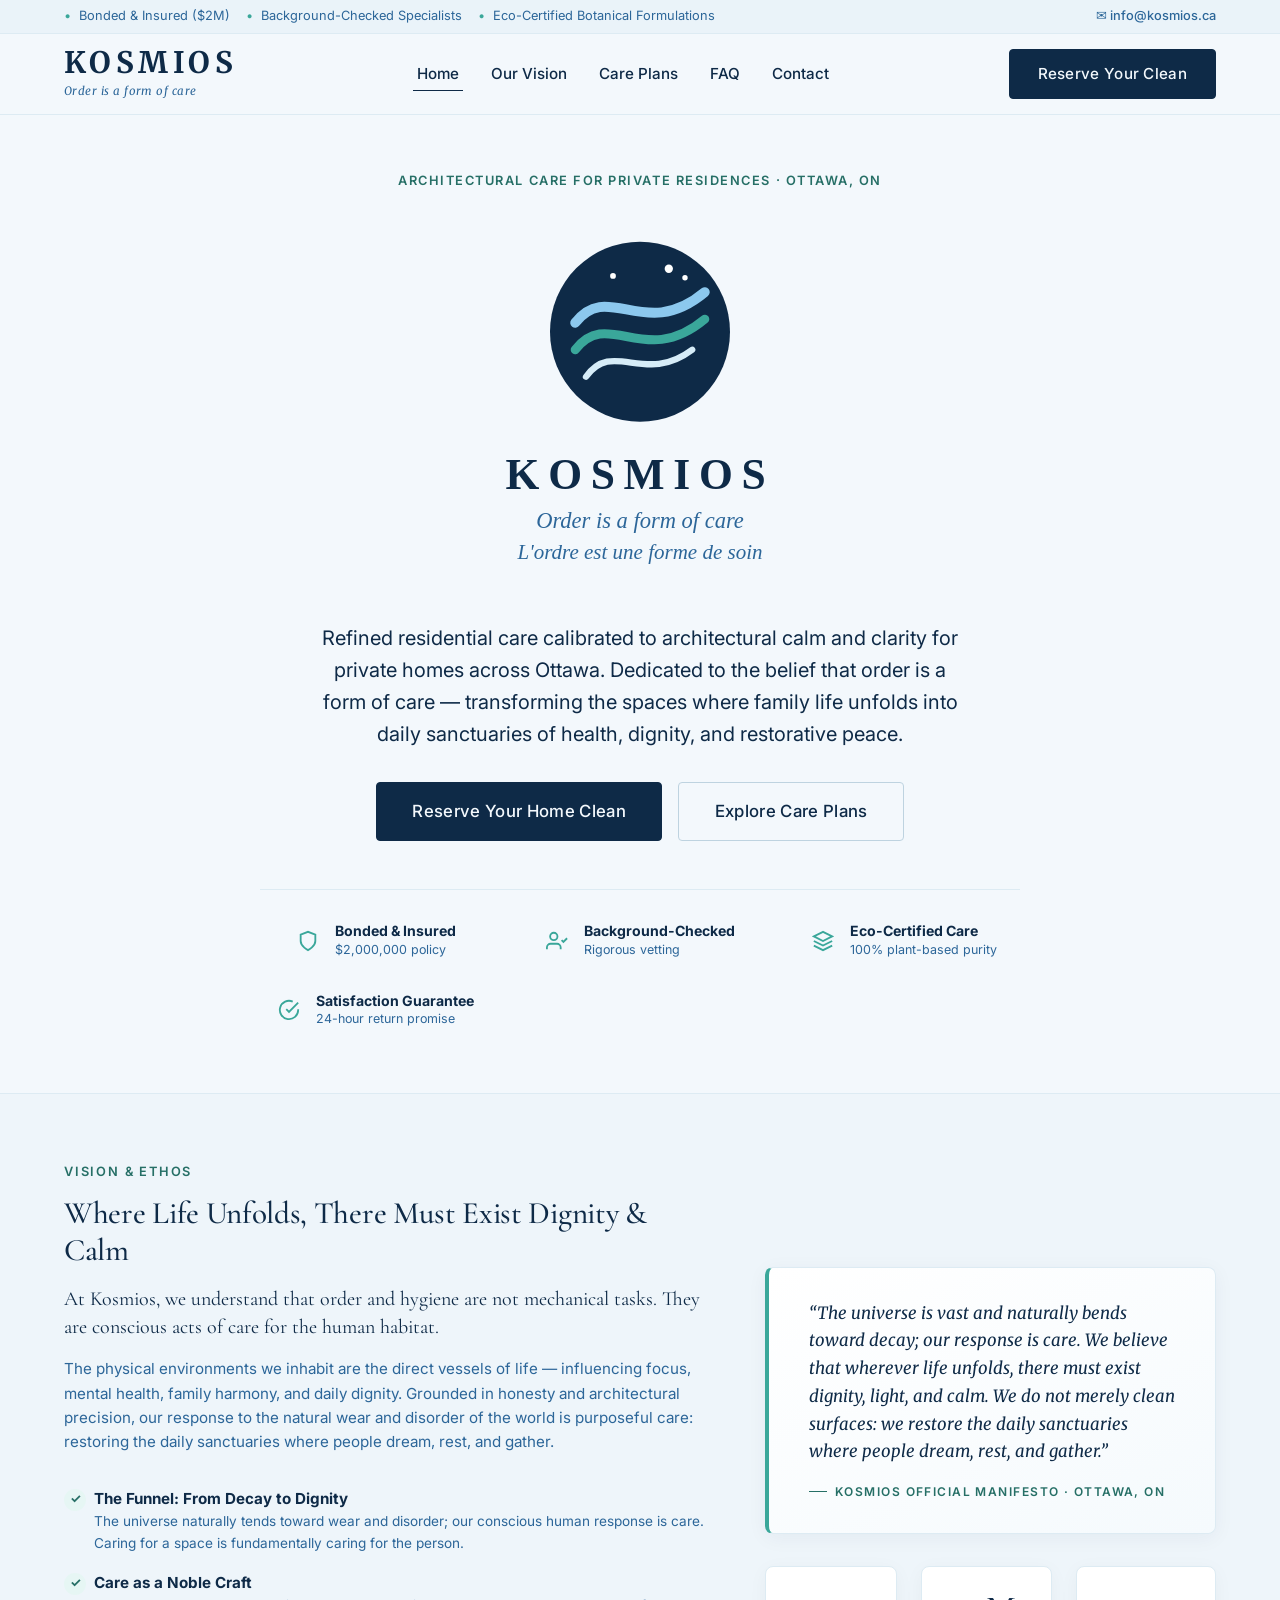
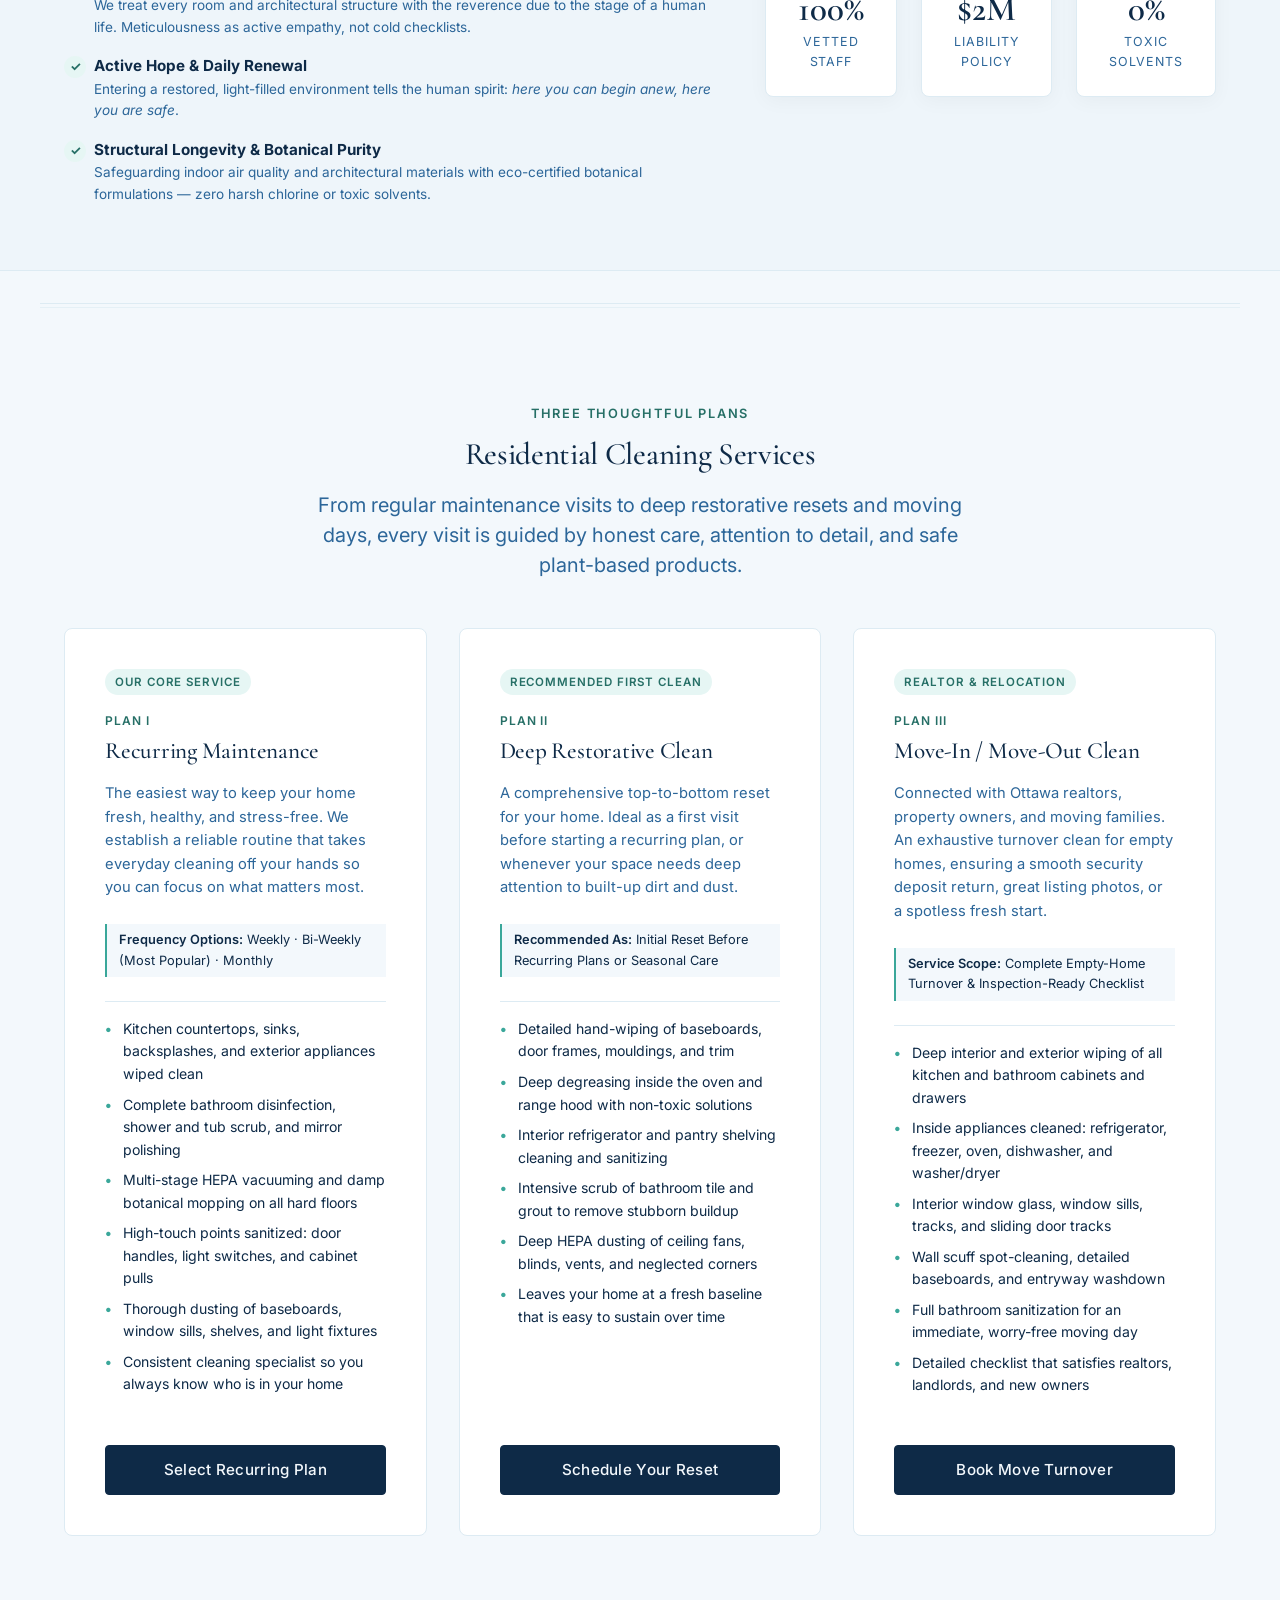
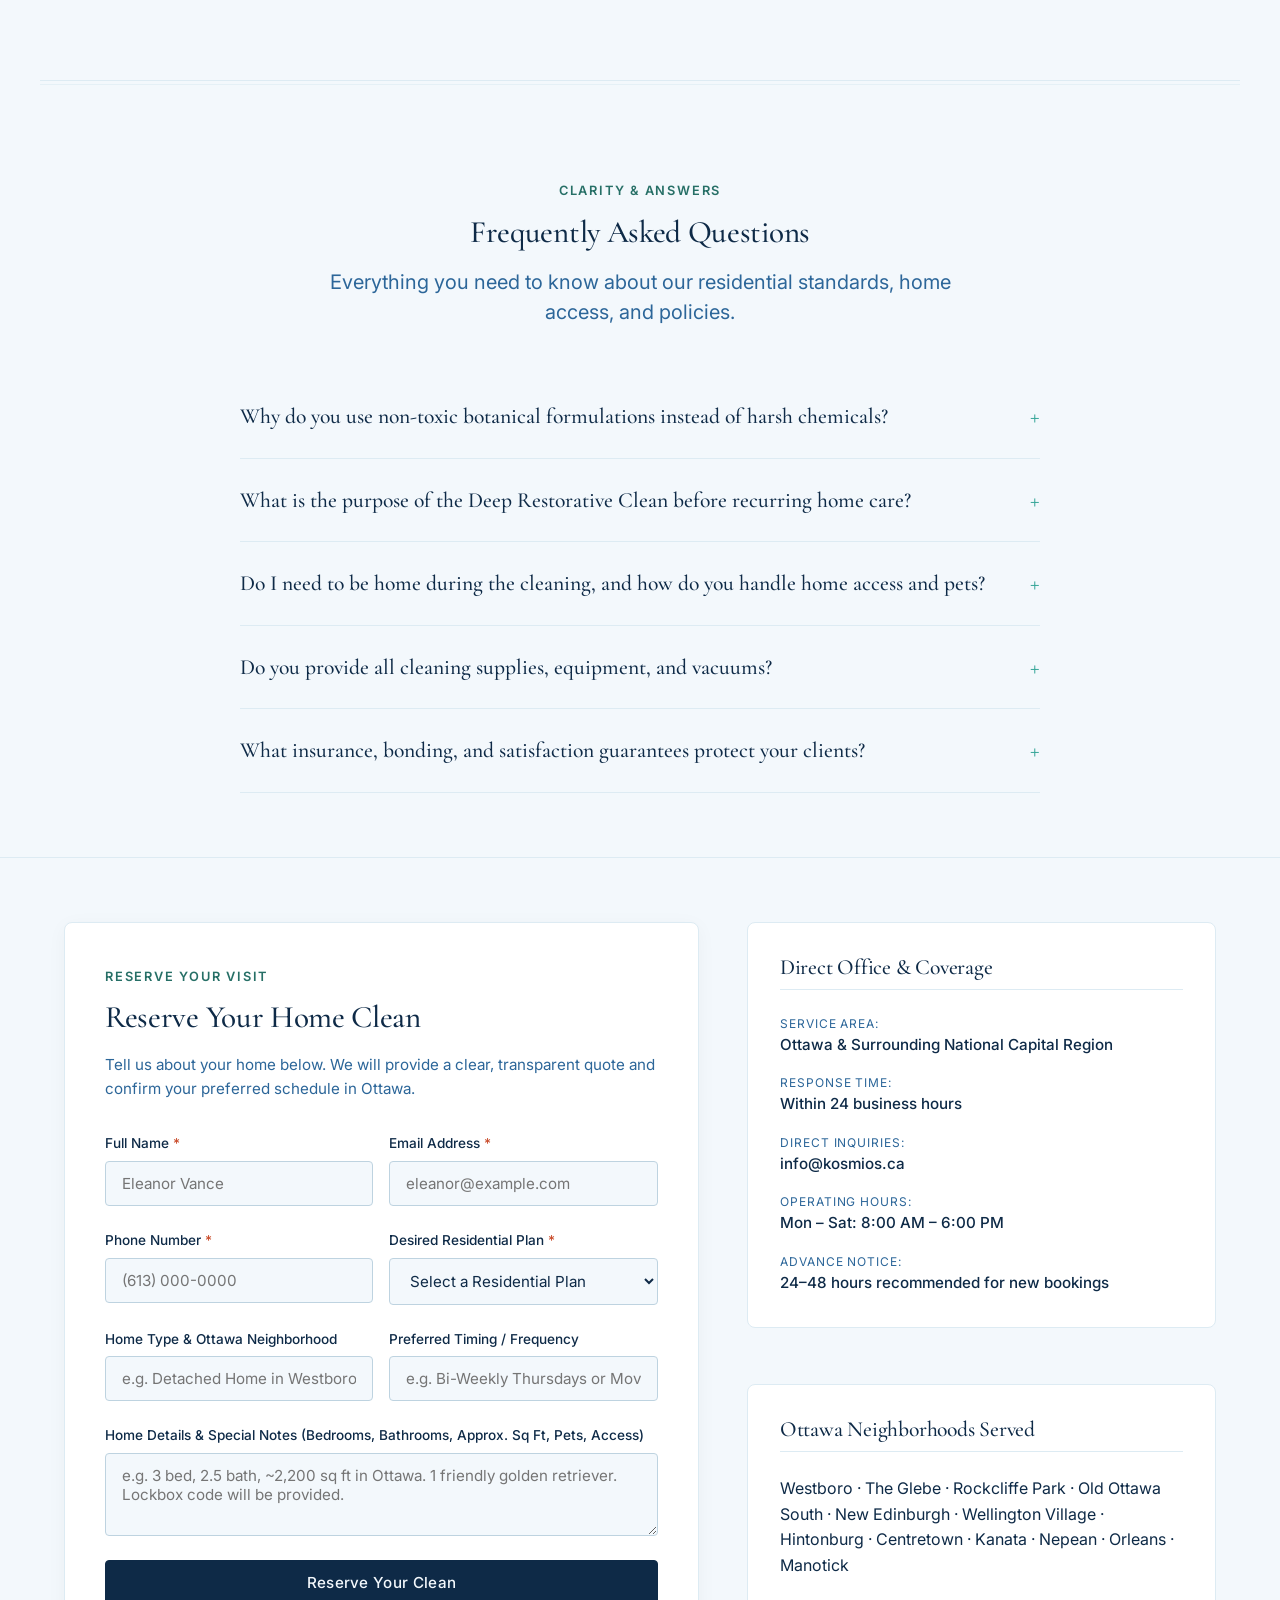
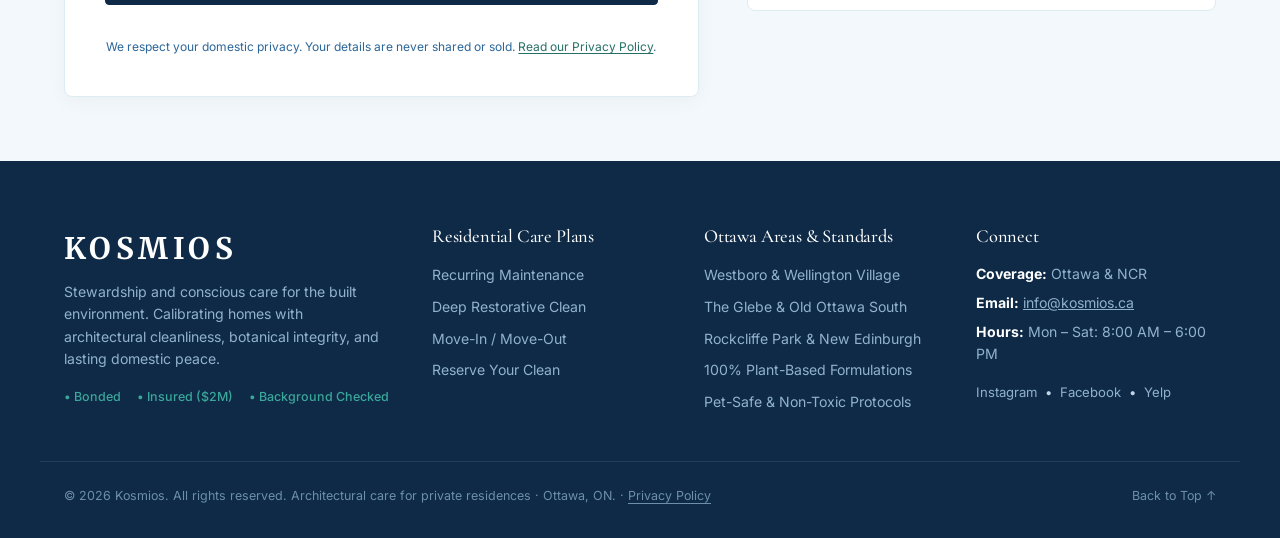
<file: for-homes.html>
<!DOCTYPE html>
<html lang="en">
<head>
  <meta charset="UTF-8">
  <meta name="viewport" content="width=device-width, initial-scale=1.0">
  <title>Kosmios | Residential Cleaning Care · Ottawa</title>
  <meta name="description" content="Thoughtful, non-toxic residential cleaning in Ottawa. Redirecting to Kosmios Home Care Plans.">
  <link rel="canonical" href="https://www.kosmios.ca/">
  <meta http-equiv="refresh" content="0; url=./">
  <script>
    // Preserve any deep anchor links (e.g. #recurring, #deep-clean, #move-in-out, #booking -> #contact)
    try {
      var hash = window.location.hash;
      var targetHash = (hash === '#booking') ? '#contact' : hash;
      window.location.replace('./' + (targetHash || ''));
    } catch (_) {
      window.location.replace('./');
    }
  </script>
</head>
<body style="font-family: 'Inter', system-ui, -apple-system, sans-serif; display: flex; align-items: center; justify-content: center; min-height: 100vh; margin: 0; background-color: #FAFAF7; color: #1A2024; text-align: center; padding: 2rem;">
  <main style="max-width: 520px; padding: 2.5rem; background: #FFFFFF; border: 1px solid #EFEFEA; border-radius: 4px; box-shadow: 0 4px 20px rgba(0,0,0,0.04);">
    <h1 style="font-family: 'Cormorant Garamond', Georgia, serif; font-size: 2rem; color: #0E2A47; margin-bottom: 0.75rem; font-weight: 600;">Kosmios Residential Care</h1>
    <p style="font-size: 1rem; color: #526E5B; margin-bottom: 1.5rem; line-height: 1.6;">Order is a form of care. Moving to our primary Ottawa Home Care portal...</p>
    <a href="./" style="display: inline-block; padding: 0.75rem 1.75rem; background-color: #0E2A47; color: #FFFFFF; text-decoration: none; border-radius: 3px; font-weight: 500; font-size: 0.95rem;">Explore Home Care Plans →</a>
  </main>
</body>
</html>
</file>
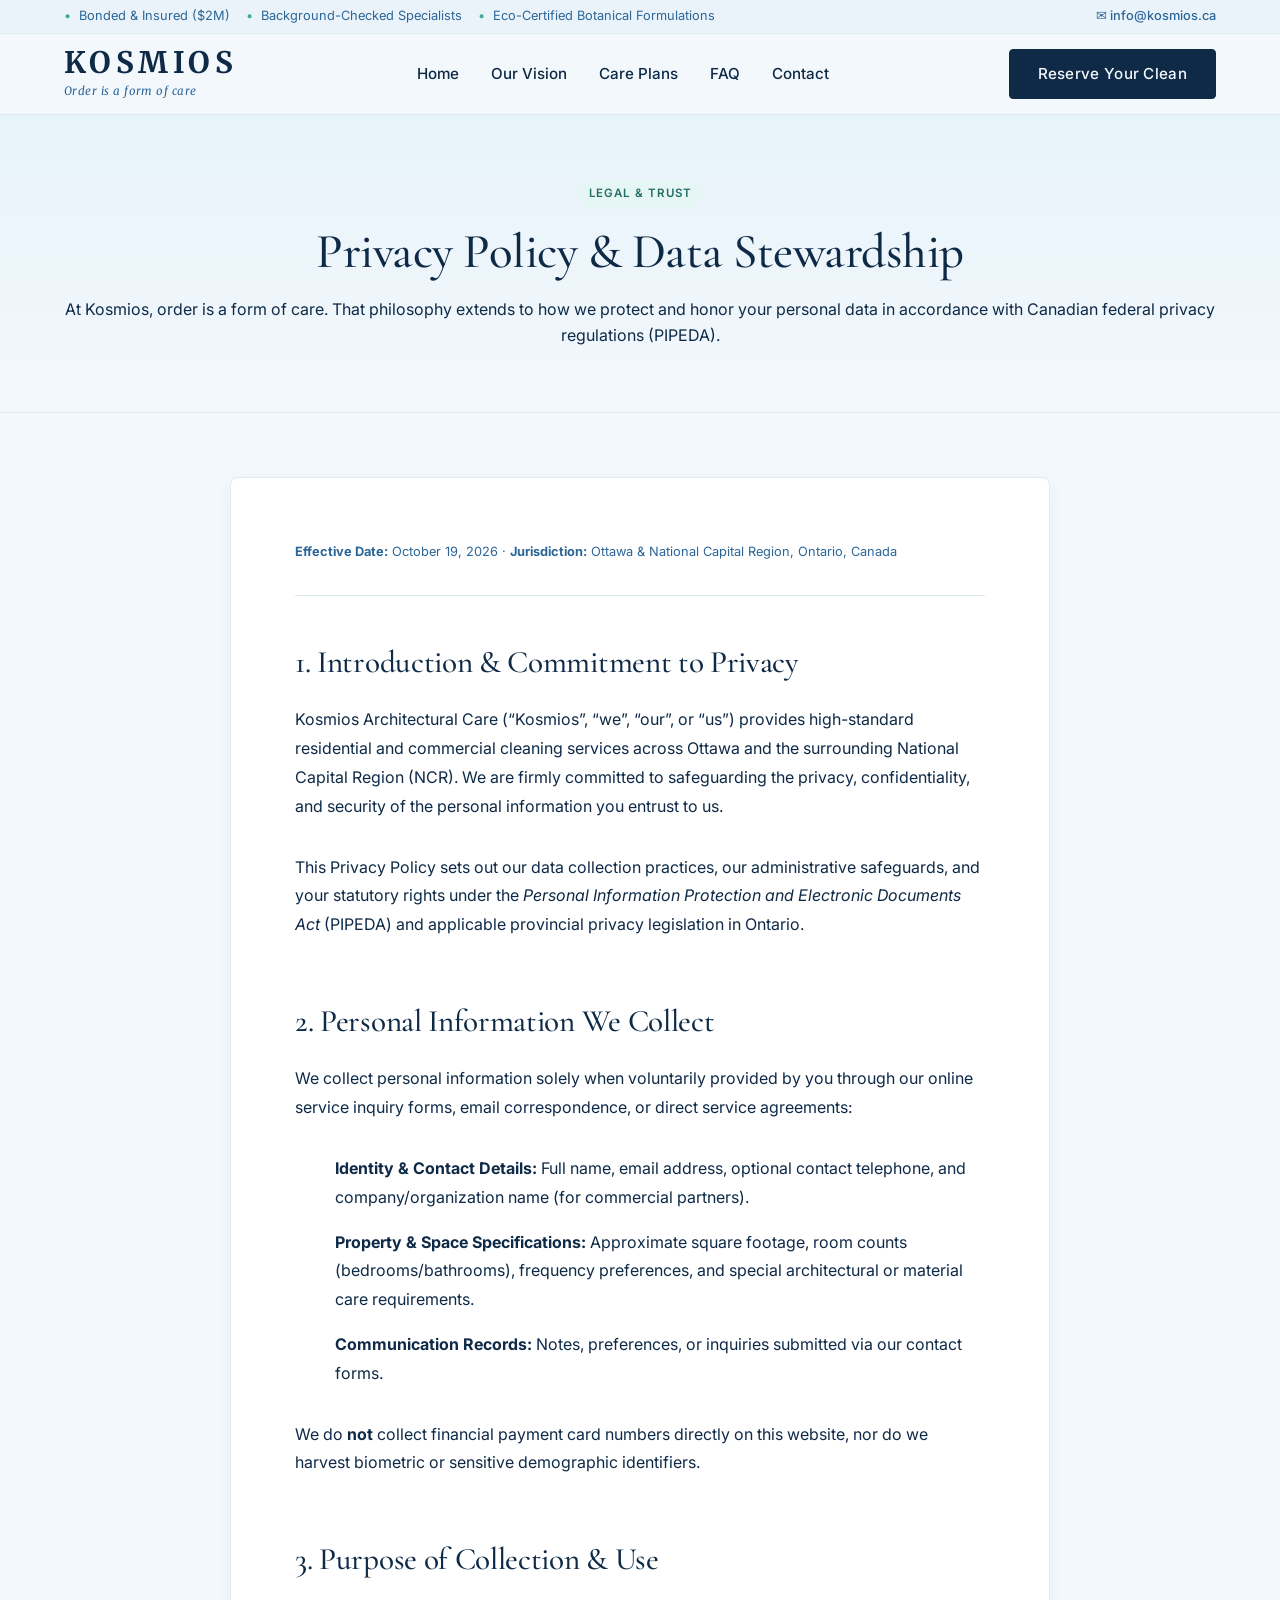
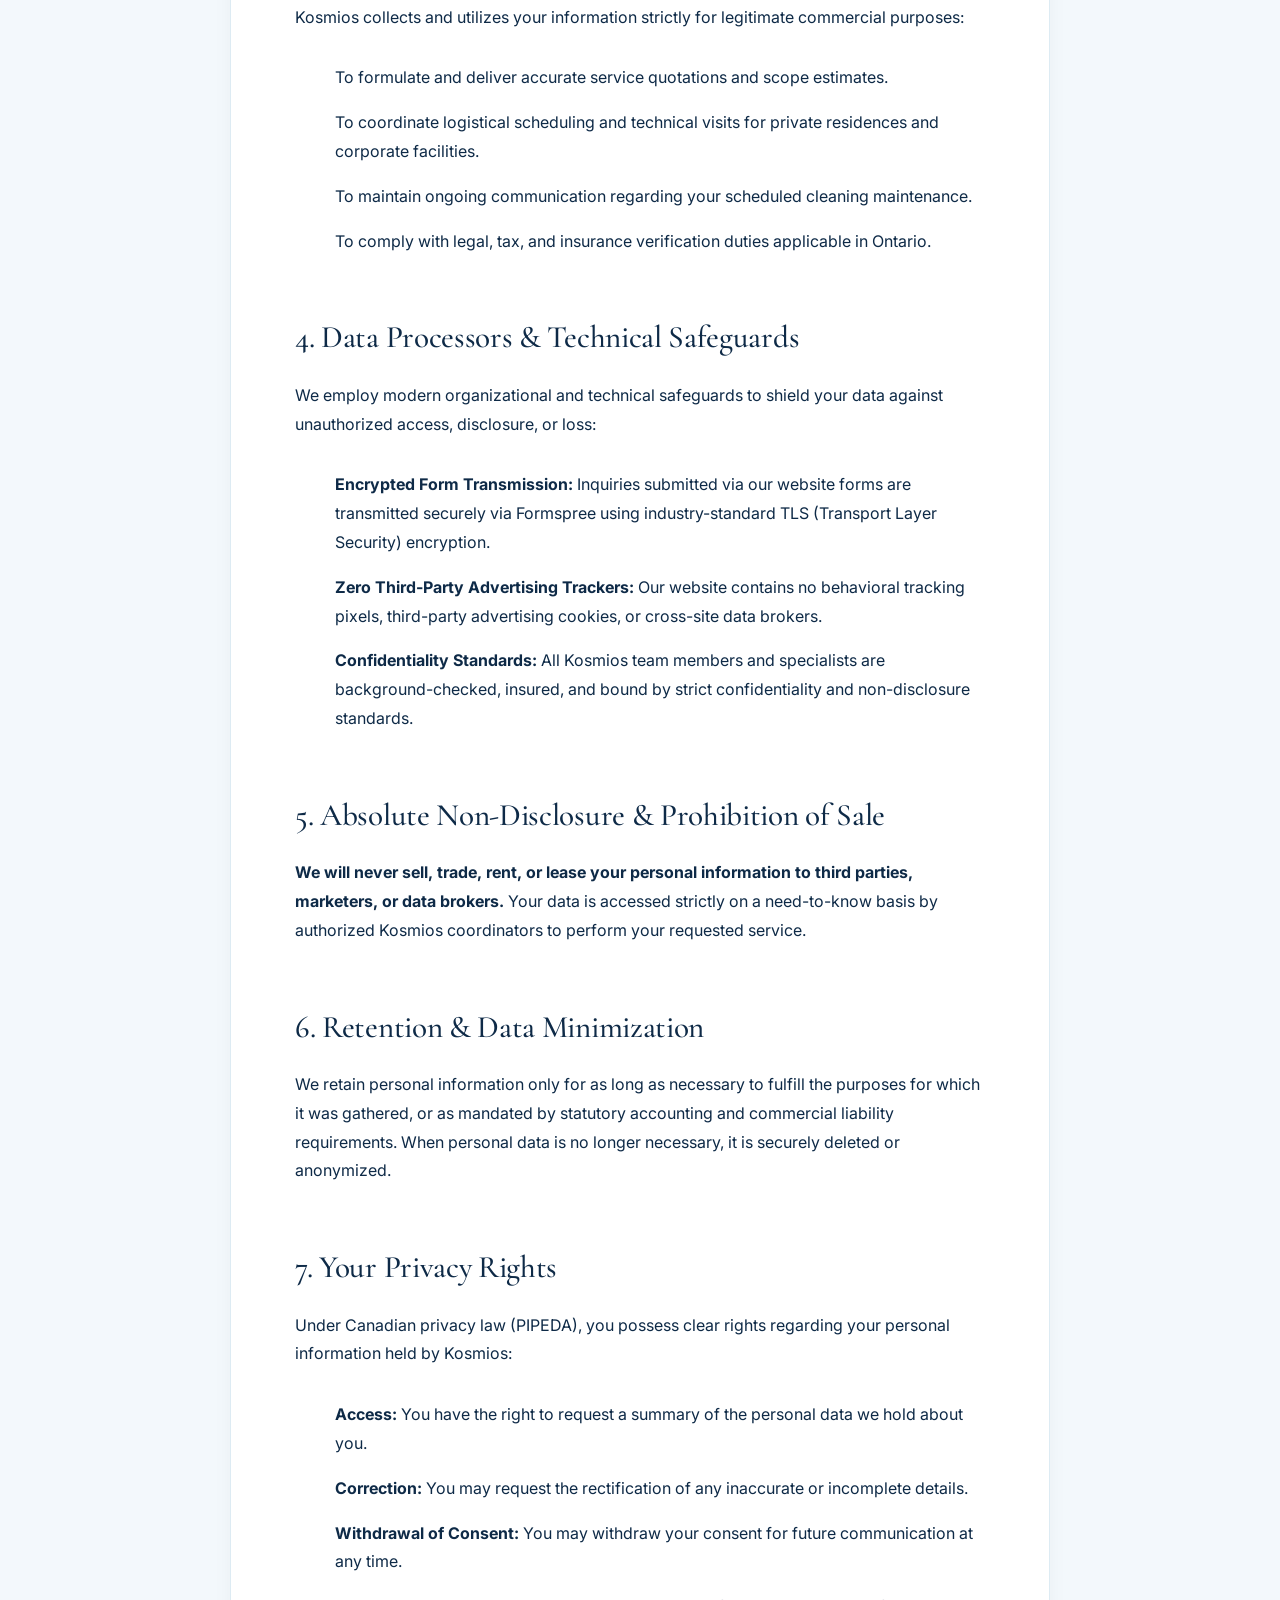
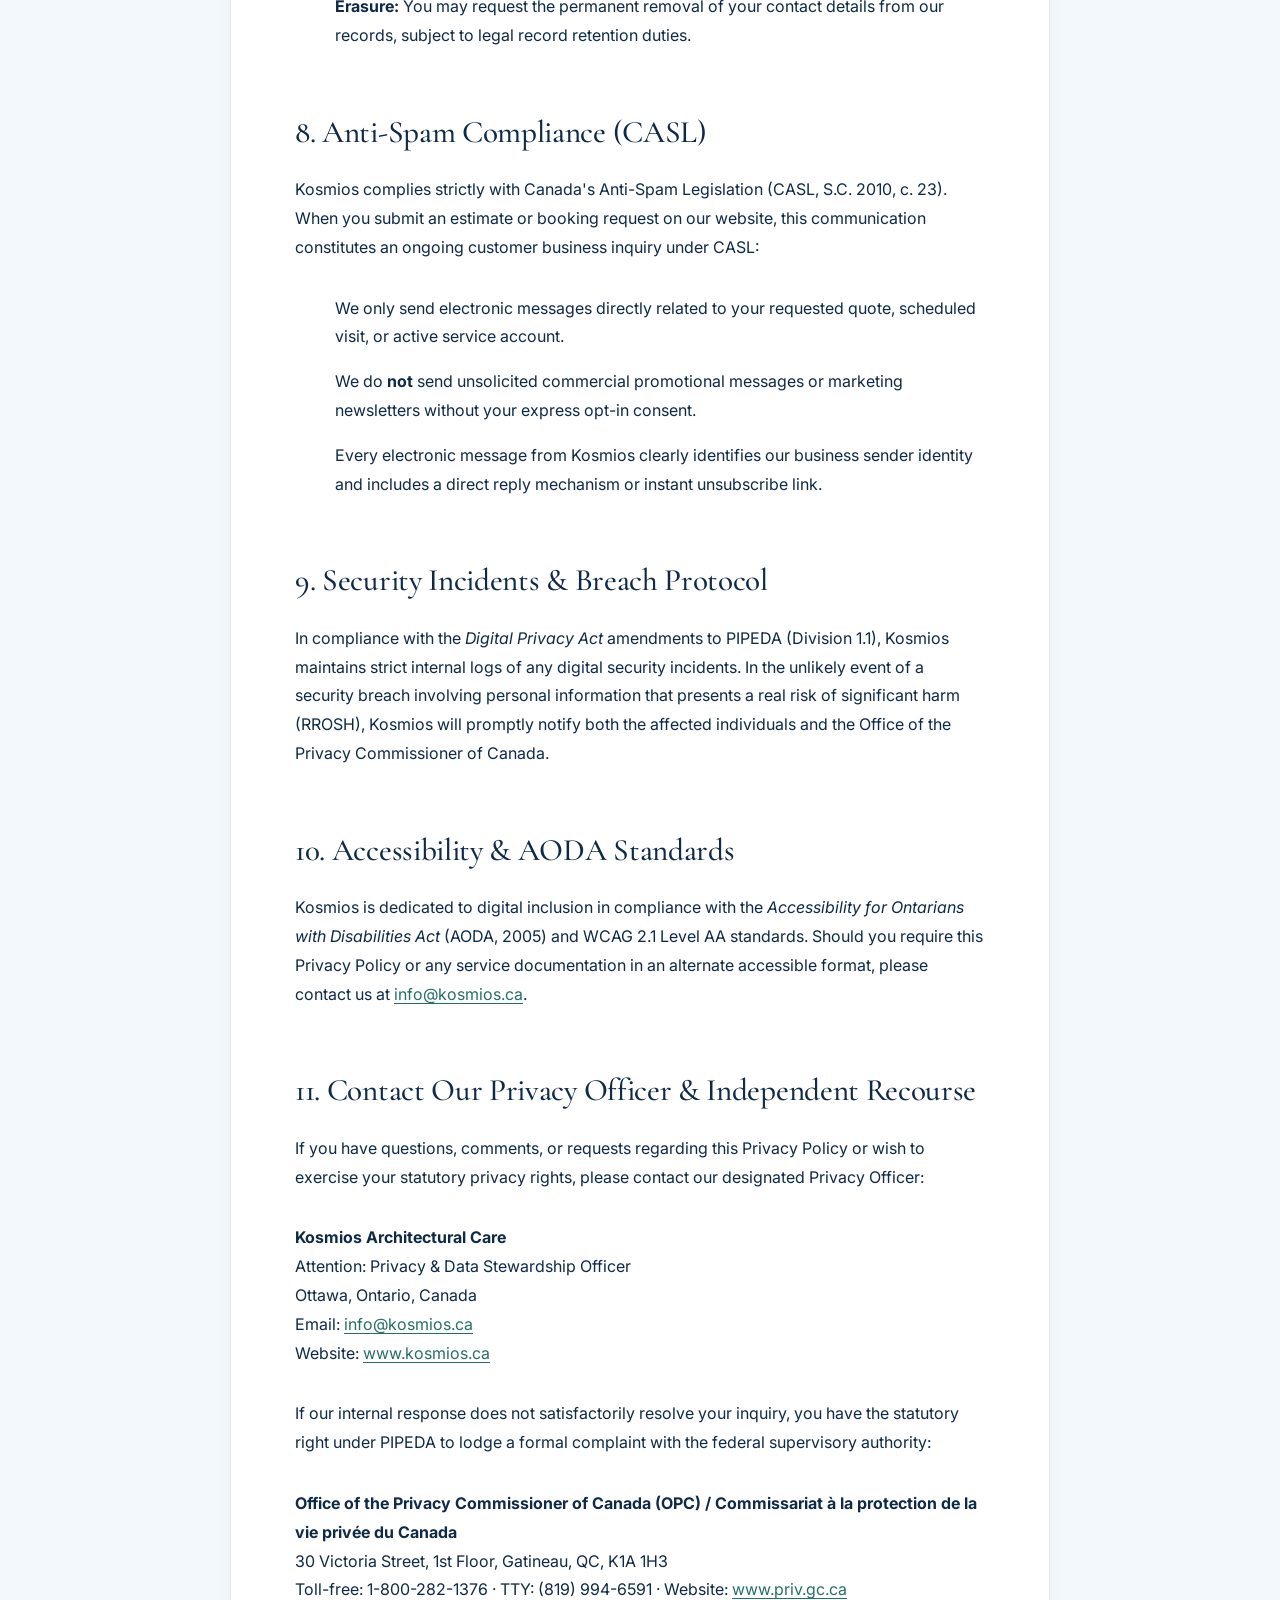
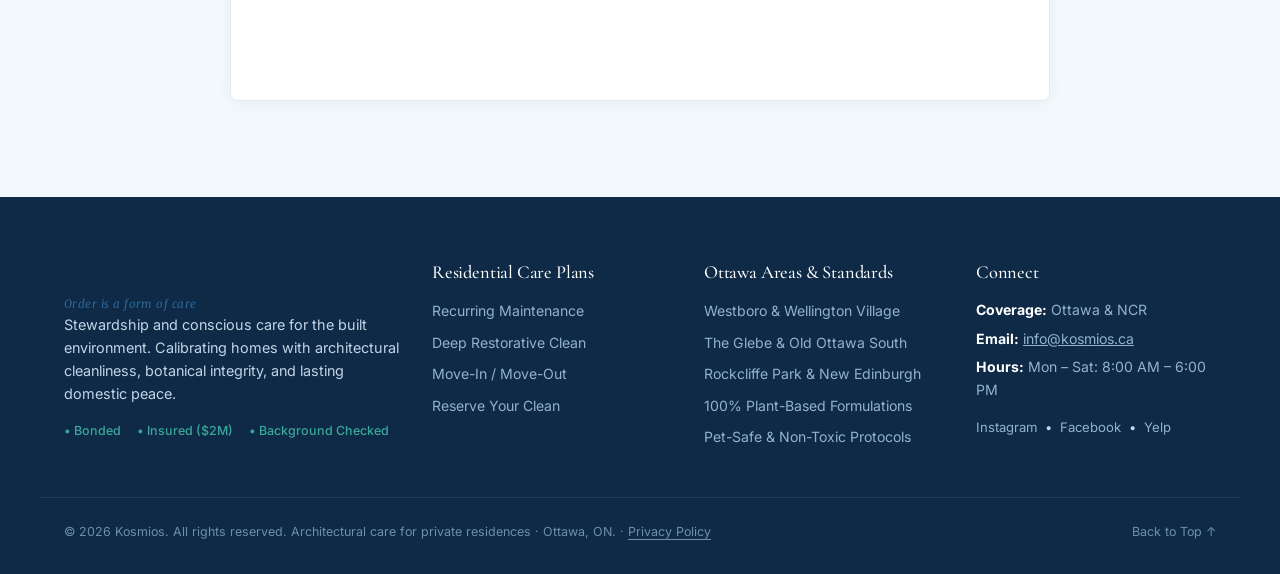
<file: privacy.html>
<!DOCTYPE html>
<html lang="en">
<head>
  <meta charset="UTF-8">
  <meta name="viewport" content="width=device-width, initial-scale=1.0">
  <title>Privacy Policy | Kosmios · Architectural Care</title>
  <meta name="description" content="Privacy Policy for Kosmios. Learn how we handle, protect, and respect your personal information under Canadian privacy laws (PIPEDA) in Ottawa & the National Capital Region.">
  <link rel="canonical" href="https://www.kosmios.ca/privacy.html">

  <!-- Open Graph / Social -->
  <meta property="og:type" content="website">
  <meta property="og:url" content="https://www.kosmios.ca/privacy.html">
  <meta property="og:title" content="Privacy Policy | Kosmios · Architectural Care">
  <meta property="og:description" content="Our commitment to safeguarding personal data and respecting privacy under Canadian standards.">
  <meta property="og:image" content="https://www.kosmios.ca/assets/images/kosmios-og-card.png">
  <meta property="og:image:width" content="1200">
  <meta property="og:image:height" content="630">
  <meta property="og:image:alt" content="Kosmios - Architectural Care for Homes & Workspaces">

  <!-- Twitter Card -->
  <meta name="twitter:card" content="summary_large_image">
  <meta name="twitter:title" content="Privacy Policy | Kosmios">
  <meta name="twitter:description" content="How Kosmios protects client information in Ottawa & NCR under PIPEDA.">
  <meta name="twitter:image" content="https://www.kosmios.ca/assets/images/kosmios-og-card.png">

  <!-- Favicons & Manifest -->
  <link rel="icon" type="image/svg+xml" href="assets/images/favicon.svg">
  <link rel="apple-touch-icon" sizes="180x180" href="assets/images/apple-touch-icon.png">
  <link rel="icon" type="image/png" sizes="32x32" href="assets/images/favicon-32x32.png">
  <link rel="icon" type="image/png" sizes="16x16" href="assets/images/favicon-16x16.png">
  <link rel="manifest" href="site.webmanifest">
  <meta name="theme-color" content="#0E2A47">

  <!-- Google Fonts Preconnect -->
  <link rel="preconnect" href="https://fonts.googleapis.com">
  <link rel="preconnect" href="https://fonts.gstatic.com" crossorigin>
  <link href="https://fonts.googleapis.com/css2?family=Cormorant+Garamond:ital,wght@0,400;0,600;0,700;1,400;1,600&family=Inter:wght@300;400;500;600;700&family=Merriweather:ital,wght@0,400;0,700;1,300;1,400&family=Plus+Jakarta+Sans:wght@400;500;600;700&display=swap" rel="stylesheet">

  <link rel="stylesheet" href="assets/css/style.css">
</head>
<body id="top">
  <a href="#main-content" class="skip-link">Skip to main content</a>
  <div id="home"></div>

  <!-- Top Announcement / Trust Bar -->
  <aside aria-label="Quick contact and trust signals" class="top-bar">
    <div class="container top-bar__inner">
      <div class="top-bar__badges">
        <span class="badge-item"><span class="bullet" aria-hidden="true">•</span> Bonded &amp; Insured ($2M)</span>
        <span class="badge-item"><span class="bullet" aria-hidden="true">•</span> Background-Checked Specialists</span>
        <span class="badge-item"><span class="bullet" aria-hidden="true">•</span> Eco-Certified Botanical Formulations</span>
      </div>
      <div class="top-bar__contact">
        <a href="mailto:info@kosmios.ca" class="top-bar__link">
          <span class="icon" aria-hidden="true">✉</span> info@kosmios.ca
        </a>
      </div>
    </div>
  </aside>

  <!-- Persistent Header -->
  <header class="site-header" id="main-header">
    <div class="container site-header__inner">
      <a class="brand-logo" aria-label="Kosmios Homepage" href="index.html">
        <span class="brand-name">Kosmios</span>
        <span class="brand-tagline">Order is a form of care</span>
      </a>

      <!-- Primary Navigation -->
      <nav class="main-nav" id="main-navigation" aria-label="Primary Navigation">
        <ul class="nav-list">
          <li class="nav-item"><a href="index.html" class="nav-link">Home</a></li>
          <li class="nav-item"><a href="index.html#about" class="nav-link">Our Vision</a></li>
          <li class="nav-item"><a href="index.html#plans" class="nav-link">Care Plans</a></li>
          <li class="nav-item"><a href="index.html#faq" class="nav-link">FAQ</a></li>
          <li class="nav-item"><a href="index.html#contact" class="nav-link">Contact</a></li>
        </ul>
        <div class="nav-cta">
          <a href="index.html#contact" class="btn btn--primary">Reserve Your Clean</a>
        </div>
      </nav>

      <!-- Header Controls: Primary CTA -->
      <div class="header-actions">
        <a href="index.html#contact" class="btn btn--primary header-cta--desktop">Reserve Your Clean</a>

        <!-- Mobile Menu Toggle Button -->
        <button type="button" class="mobile-toggle" id="mobile-menu-btn" aria-expanded="false" aria-controls="main-navigation" aria-label="Toggle navigation menu">
          <span class="hamburger-bar"></span>
          <span class="hamburger-bar"></span>
          <span class="hamburger-bar"></span>
        </button>
      </div>
    </div>
  </header>

  <main id="main-content">

    <!-- Page Hero -->
    <section class="page-hero" aria-labelledby="policy-title">
      <div class="container">
        <div class="page-hero__badge">
          <span class="division-badge">Legal &amp; Trust</span>
        </div>
        <h1 id="policy-title" class="page-hero__title">Privacy Policy &amp; Data Stewardship</h1>
        <p class="page-hero__sub">
          At Kosmios, order is a form of care. That philosophy extends to how we protect and honor your personal data in accordance with Canadian federal privacy regulations (PIPEDA).
        </p>
      </div>
    </section>

    <!-- Policy Content Section -->
    <section class="policy-section">
      <div class="container">
        <article class="policy-content">
          <div class="policy-last-updated">
            <strong>Effective Date:</strong> October 19, 2026 · <strong>Jurisdiction:</strong> Ottawa &amp; National Capital Region, Ontario, Canada
          </div>

          <h2>1. Introduction &amp; Commitment to Privacy</h2>
          <p>
            Kosmios Architectural Care (&ldquo;Kosmios&rdquo;, &ldquo;we&rdquo;, &ldquo;our&rdquo;, or &ldquo;us&rdquo;) provides high-standard residential and commercial cleaning services across Ottawa and the surrounding National Capital Region (NCR). We are firmly committed to safeguarding the privacy, confidentiality, and security of the personal information you entrust to us.
          </p>
          <p>
            This Privacy Policy sets out our data collection practices, our administrative safeguards, and your statutory rights under the <em>Personal Information Protection and Electronic Documents Act</em> (PIPEDA) and applicable provincial privacy legislation in Ontario.
          </p>

          <h2>2. Personal Information We Collect</h2>
          <p>
            We collect personal information solely when voluntarily provided by you through our online service inquiry forms, email correspondence, or direct service agreements:
          </p>
          <ul>
            <li><strong>Identity &amp; Contact Details:</strong> Full name, email address, optional contact telephone, and company/organization name (for commercial partners).</li>
            <li><strong>Property &amp; Space Specifications:</strong> Approximate square footage, room counts (bedrooms/bathrooms), frequency preferences, and special architectural or material care requirements.</li>
            <li><strong>Communication Records:</strong> Notes, preferences, or inquiries submitted via our contact forms.</li>
          </ul>
          <p>
            We do <strong>not</strong> collect financial payment card numbers directly on this website, nor do we harvest biometric or sensitive demographic identifiers.
          </p>

          <h2>3. Purpose of Collection &amp; Use</h2>
          <p>
            Kosmios collects and utilizes your information strictly for legitimate commercial purposes:
          </p>
          <ul>
            <li>To formulate and deliver accurate service quotations and scope estimates.</li>
            <li>To coordinate logistical scheduling and technical visits for private residences and corporate facilities.</li>
            <li>To maintain ongoing communication regarding your scheduled cleaning maintenance.</li>
            <li>To comply with legal, tax, and insurance verification duties applicable in Ontario.</li>
          </ul>

          <h2>4. Data Processors &amp; Technical Safeguards</h2>
          <p>
            We employ modern organizational and technical safeguards to shield your data against unauthorized access, disclosure, or loss:
          </p>
          <ul>
            <li><strong>Encrypted Form Transmission:</strong> Inquiries submitted via our website forms are transmitted securely via Formspree using industry-standard TLS (Transport Layer Security) encryption.</li>
            <li><strong>Zero Third-Party Advertising Trackers:</strong> Our website contains no behavioral tracking pixels, third-party advertising cookies, or cross-site data brokers.</li>
            <li><strong>Confidentiality Standards:</strong> All Kosmios team members and specialists are background-checked, insured, and bound by strict confidentiality and non-disclosure standards.</li>
          </ul>

          <h2>5. Absolute Non-Disclosure &amp; Prohibition of Sale</h2>
          <p>
            <strong>We will never sell, trade, rent, or lease your personal information to third parties, marketers, or data brokers.</strong> Your data is accessed strictly on a need-to-know basis by authorized Kosmios coordinators to perform your requested service.
          </p>

          <h2>6. Retention &amp; Data Minimization</h2>
          <p>
            We retain personal information only for as long as necessary to fulfill the purposes for which it was gathered, or as mandated by statutory accounting and commercial liability requirements. When personal data is no longer necessary, it is securely deleted or anonymized.
          </p>

          <h2>7. Your Privacy Rights</h2>
          <p>
            Under Canadian privacy law (PIPEDA), you possess clear rights regarding your personal information held by Kosmios:
          </p>
          <ul>
            <li><strong>Access:</strong> You have the right to request a summary of the personal data we hold about you.</li>
            <li><strong>Correction:</strong> You may request the rectification of any inaccurate or incomplete details.</li>
            <li><strong>Withdrawal of Consent:</strong> You may withdraw your consent for future communication at any time.</li>
            <li><strong>Erasure:</strong> You may request the permanent removal of your contact details from our records, subject to legal record retention duties.</li>
          </ul>

          <h2>8. Anti-Spam Compliance (CASL)</h2>
          <p>
            Kosmios complies strictly with Canada's Anti-Spam Legislation (CASL, S.C. 2010, c. 23). When you submit an estimate or booking request on our website, this communication constitutes an ongoing customer business inquiry under CASL:
          </p>
          <ul>
            <li>We only send electronic messages directly related to your requested quote, scheduled visit, or active service account.</li>
            <li>We do <strong>not</strong> send unsolicited commercial promotional messages or marketing newsletters without your express opt-in consent.</li>
            <li>Every electronic message from Kosmios clearly identifies our business sender identity and includes a direct reply mechanism or instant unsubscribe link.</li>
          </ul>

          <h2>9. Security Incidents &amp; Breach Protocol</h2>
          <p>
            In compliance with the <em>Digital Privacy Act</em> amendments to PIPEDA (Division 1.1), Kosmios maintains strict internal logs of any digital security incidents. In the unlikely event of a security breach involving personal information that presents a real risk of significant harm (RROSH), Kosmios will promptly notify both the affected individuals and the Office of the Privacy Commissioner of Canada.
          </p>

          <h2>10. Accessibility &amp; AODA Standards</h2>
          <p>
            Kosmios is dedicated to digital inclusion in compliance with the <em>Accessibility for Ontarians with Disabilities Act</em> (AODA, 2005) and WCAG 2.1 Level AA standards. Should you require this Privacy Policy or any service documentation in an alternate accessible format, please contact us at <a href="mailto:info@kosmios.ca">info@kosmios.ca</a>.
          </p>

          <h2>11. Contact Our Privacy Officer &amp; Independent Recourse</h2>
          <p>
            If you have questions, comments, or requests regarding this Privacy Policy or wish to exercise your statutory privacy rights, please contact our designated Privacy Officer:
          </p>
          <p>
            <strong>Kosmios Architectural Care</strong><br>
            Attention: Privacy &amp; Data Stewardship Officer<br>
            Ottawa, Ontario, Canada<br>
            Email: <a href="mailto:info@kosmios.ca">info@kosmios.ca</a><br>
            Website: <a href="https://www.kosmios.ca">www.kosmios.ca</a>
          </p>
          <p>
            If our internal response does not satisfactorily resolve your inquiry, you have the statutory right under PIPEDA to lodge a formal complaint with the federal supervisory authority:
          </p>
          <p>
            <strong>Office of the Privacy Commissioner of Canada (OPC) / Commissariat à la protection de la vie privée du Canada</strong><br>
            30 Victoria Street, 1st Floor, Gatineau, QC, K1A 1H3<br>
            Toll-free: 1-800-282-1376 · TTY: (819) 994-6591 · Website: <a href="https://www.priv.gc.ca" target="_blank" rel="noopener noreferrer">www.priv.gc.ca</a>
          </p>
        </article>
      </div>
    </section>

  </main>

  <!-- Persistent Footer -->
  <footer class="site-footer">
    <div class="container footer-grid">
      <!-- Col 1: Brand & Philosophy -->
      <div class="footer-col footer-col--brand">
        <a class="brand-logo footer-logo" aria-label="Kosmios Homepage" href="index.html">
          <span class="brand-name">Kosmios</span>
          <span class="brand-tagline">Order is a form of care</span>
        </a>
        <p class="footer-desc">
          Stewardship and conscious care for the built environment. Calibrating homes with architectural cleanliness, botanical integrity, and lasting domestic peace.
        </p>
        <div class="footer-trust-marks">
          <span>• Bonded</span>
          <span>• Insured ($2M)</span>
          <span>• Background Checked</span>
        </div>
      </div>

      <!-- Col 2: Residential Plans -->
      <div class="footer-col">
        <h4 class="footer-heading">Residential Care Plans</h4>
        <ul class="footer-links">
          <li><a href="index.html#recurring">Recurring Maintenance</a></li>
          <li><a href="index.html#deep-clean">Deep Restorative Clean</a></li>
          <li><a href="index.html#move-in-out">Move-In / Move-Out</a></li>
          <li><a href="index.html#contact">Reserve Your Clean</a></li>
        </ul>
      </div>

      <!-- Col 3: Areas & Standards -->
      <div class="footer-col">
        <h4 class="footer-heading">Ottawa Areas &amp; Standards</h4>
        <ul class="footer-links">
          <li><a href="index.html#contact">Westboro &amp; Wellington Village</a></li>
          <li><a href="index.html#contact">The Glebe &amp; Old Ottawa South</a></li>
          <li><a href="index.html#contact">Rockcliffe Park &amp; New Edinburgh</a></li>
          <li><a href="index.html#about">100% Plant-Based Formulations</a></li>
          <li><a href="index.html#faq">Pet-Safe &amp; Non-Toxic Protocols</a></li>
        </ul>
      </div>

      <!-- Col 4: Local & Connect -->
      <div class="footer-col">
        <h4 class="footer-heading">Connect</h4>
        <p class="footer-contact-item"><strong>Coverage:</strong> Ottawa &amp; NCR</p>
        <p class="footer-contact-item"><strong>Email:</strong> <a href="mailto:info@kosmios.ca" style="color: inherit; text-decoration: underline;">info@kosmios.ca</a></p>
        <p class="footer-contact-item"><strong>Hours:</strong> Mon – Sat: 8:00 AM – 6:00 PM</p>
        <div class="social-links" aria-label="Social media profiles">
          <a href="https://www.instagram.com/kosmios" target="_blank" rel="noopener noreferrer" aria-label="Instagram">Instagram</a>
          <span aria-hidden="true">•</span>
          <a href="https://www.facebook.com/kosmios" target="_blank" rel="noopener noreferrer" aria-label="Facebook">Facebook</a>
          <span aria-hidden="true">•</span>
          <a href="https://www.yelp.com/" target="_blank" rel="noopener noreferrer" aria-label="Yelp">Yelp</a>
        </div>
      </div>
    </div>

    <!-- Sub-footer Stave -->
    <div class="container footer-sub">
      <div class="footer-sub__copyright">
        © 2026 Kosmios. All rights reserved. Architectural care for private residences · Ottawa, ON. · <a href="privacy.html" class="footer-privacy-link">Privacy Policy</a>
      </div>
      <div class="footer-sub__meta">
        <a href="#home">Back to Top ↑</a>
      </div>
    </div>
  </footer>

  <!-- Scripts -->
  <script src="assets/js/main.js" defer="defer"></script>

</body>
</html>
</file>
<file: assets/css/style.css>
/* ==========================================================================
   Kosmios - Design System & Stylesheet
   Governed by Harmonic Modular Scale (1.250 Major Third) & 8px Baseline Grid
   ========================================================================== */

/* --------------------------------------------------------------------------
   1. Root Variables & Tokens
   -------------------------------------------------------------------------- */
:root {
  /* Chromatic Palette - Official Kosmios Identity */
  --color-canvas: #F3F8FC;         /* Paper Canvas (official background) */
  --color-canvas-pure: #FFFFFF;    /* Pure White for card surface elevation */
  --color-sky: #3B8FCB;            /* Sky Blue (interactive accent) */
  --color-sky-light: #D6ECF7;      /* Ice (aurora band 3 / delicate tint) */
  --color-onyx: #0E2A47;           /* Midnight Navy (primary high-contrast brand color) */
  --color-onyx-muted: #2C6699;     /* Twilight (secondary text & taglines) */
  --color-sage: #3AA79A;           /* Aurora Teal (signature organic accent) */
  --color-sage-text: #266F66;      /* Deep Aurora Teal (WCAG 2.1 AA text variant on light surfaces, 5.54:1+) */
  --color-sage-light: #E6F6F4;     /* Light Aurora Teal tint for badges */
  --color-chalk: #DDEBF3;          /* Ice Chalk (hairline staves & subtle dividers) */
  --color-chalk-dark: #BED3E0;     /* Deep Ice Chalk */

  /* Corporate Brand Color Tokens */
  --color-midnight: #0E2A47;       /* Midnight Navy */
  --color-northern: #173B63;       /* Northern Night */
  --color-twilight: #2C6699;       /* Twilight */
  --color-aurora-teal: #3AA79A;    /* Aurora Teal */
  --color-aurora-teal-text: #266F66; /* Accessible Deep Aurora Teal for text */
  --color-aurora-mint: #7ED6C4;    /* Aurora Mint */
  --color-light-sky: #8CC8EE;      /* Light Sky */
  --color-ice: #D6ECF7;            /* Ice */

  /* Typographic Architecture */
  --font-display: 'Cormorant Garamond', 'Merriweather', Georgia, serif;
  --font-body: 'Inter', -apple-system, BlinkMacSystemFont, 'Segoe UI', Roboto, sans-serif;
  --font-brand: 'Merriweather', Georgia, serif;

  /* Harmonic Modular Scale (Major Third - 1.250 / 5:4 ratio) */
  --fs-display: 3.05rem;           /* 48.82px */
  --fs-h1: 2.44rem;                /* 39.06px */
  --fs-h2: 1.95rem;                /* 31.25px */
  --fs-h3: 1.56rem;                /* 25.00px */
  --fs-lead: 1.25rem;              /* 20.00px */
  --fs-body: 1.00rem;              /* 16.00px */
  --fs-small: 0.80rem;             /* 12.80px */

  /* 8px Baseline Grid Spacing System */
  --space-1: 0.5rem;               /* 8px */
  --space-2: 1.0rem;               /* 16px */
  --space-3: 1.5rem;               /* 24px */
  --space-4: 2.0rem;               /* 32px */
  --space-5: 2.5rem;               /* 40px */
  --space-6: 3.0rem;               /* 48px */
  --space-7: 3.5rem;               /* 56px */
  --space-8: 4.0rem;               /* 64px */
  --space-10: 5.0rem;              /* 80px */
  --space-12: 6.0rem;              /* 96px */

  /* Header & Navigation Geometry */
  --header-height: 80px;

  /* Structural Geometry */
  --radius-sm: 4px;
  --radius-md: 8px;
  --radius-lg: 16px;
  --transition-smooth: all 0.25s cubic-bezier(0.16, 1, 0.3, 1);
  --shadow-subtle: 0 4px 20px rgba(26, 32, 36, 0.04);
  --shadow-hover: 0 10px 30px rgba(26, 32, 36, 0.08);
}

/* --------------------------------------------------------------------------
   2. Reset & Global Foundations
   -------------------------------------------------------------------------- */
*, *::before, *::after {
  box-sizing: border-box;
  margin: 0;
  padding: 0;
}

html {
  font-size: 100%;
  scroll-behavior: auto !important;
  scroll-padding-top: var(--header-height, 80px);
  -webkit-text-size-adjust: 100%;
  overflow-x: hidden;
  max-width: 100%;
}

body {
  background-color: var(--color-canvas);
  color: var(--color-onyx);
  font-family: var(--font-body);
  font-size: var(--fs-body);
  line-height: 1.6;
  text-rendering: optimizeLegibility;
  -webkit-font-smoothing: antialiased;
  -moz-osx-font-smoothing: grayscale;
  overflow-x: clip;
  max-width: 100%;
  width: 100%;
  position: relative;
}

@supports not (overflow: clip) {
  body {
    overflow-x: hidden;
  }
}

#main-content {
  overflow-x: clip;
  max-width: 100%;
  width: 100%;
}

/* Accessibility - WCAG 2.4.1 Bypass Blocks (Skip to Content) */
.skip-link {
  position: absolute;
  top: -120px;
  left: 1.5rem;
  z-index: 10000;
  background-color: var(--color-midnight);
  color: #FFFFFF;
  padding: 0.75rem 1.25rem;
  font-family: var(--font-body);
  font-size: var(--fs-small);
  font-weight: 600;
  letter-spacing: 0.04em;
  text-decoration: none;
  border: 2px solid var(--color-aurora-teal);
  border-radius: var(--radius-sm);
  box-shadow: 0 4px 12px rgba(14, 42, 71, 0.35);
  transition: top 0.2s ease-in-out;
}

.skip-link:focus {
  top: 1rem;
  outline: 2px solid var(--color-aurora-teal);
  outline-offset: 3px;
}

@supports not (overflow: clip) {
  #main-content {
    overflow-x: hidden;
  }
}

/* Container */
.container {
  width: 100%;
  max-width: 1200px;
  margin-left: auto;
  margin-right: auto;
  padding-left: var(--space-3);
  padding-right: var(--space-3);
}

/* Headings */
h1, h2, h3, h4, h5, h6 {
  font-family: var(--font-display);
  font-weight: 500;
  line-height: 1.2;
  color: var(--color-onyx);
  letter-spacing: -0.01em;
  overflow-wrap: break-word;
  word-wrap: break-word;
}

h1 { font-size: var(--fs-h1); }
h2 { font-size: var(--fs-h2); }
h3 { font-size: var(--fs-h3); }

p {
  margin-bottom: var(--space-2);
  overflow-wrap: break-word;
}

a {
  color: inherit;
  text-decoration: none;
  transition: var(--transition-smooth);
}

a:hover, a:focus-visible {
  color: var(--color-sage);
}

ul {
  list-style: none;
}

img, svg {
  max-width: 100%;
  height: auto;
  display: block;
}

button {
  font-family: inherit;
  cursor: pointer;
  border: none;
  background: none;
}

/* Accessibility Utility: Visually hidden but accessible to screen readers & search crawlers */
.sr-only {
  position: absolute;
  width: 1px;
  height: 1px;
  padding: 0;
  margin: -1px;
  overflow: hidden;
  clip: rect(0, 0, 0, 0);
  white-space: nowrap;
  border: 0;
}

/* --------------------------------------------------------------------------
   3. Buttons & Interactive Elements
   -------------------------------------------------------------------------- */
.btn {
  display: inline-flex;
  align-items: center;
  justify-content: center;
  padding: 0.75rem 1.75rem;
  font-size: 0.95rem;
  font-weight: 500;
  border-radius: var(--radius-sm);
  transition: var(--transition-smooth);
  letter-spacing: 0.02em;
  white-space: nowrap;
  max-width: 100%;
  box-sizing: border-box;
}

.btn--primary {
  background-color: var(--color-onyx);
  color: var(--color-canvas);
  border: 1px solid var(--color-onyx);
}

.btn--primary:hover {
  background-color: var(--color-northern);
  color: #FFFFFF;
  box-shadow: var(--shadow-hover);
  transform: translateY(-1px);
}

.btn--outline {
  background-color: transparent;
  color: var(--color-onyx);
  border: 1px solid var(--color-chalk-dark);
}

.btn--outline:hover {
  background-color: var(--color-canvas-pure);
  border-color: var(--color-onyx);
  color: var(--color-onyx);
}

.btn--large {
  padding: 0.95rem 2.2rem;
  font-size: 1.05rem;
}

.btn--block {
  width: 100%;
}

/* --------------------------------------------------------------------------
   4. Staves & Musical Proportion Motifs
   -------------------------------------------------------------------------- */
.stave-line {
  display: inline-block;
  width: 32px;
  height: 1px;
  background-color: var(--color-sage);
  vertical-align: middle;
  margin-right: var(--space-1);
}

.stave-text {
  font-size: var(--fs-small);
  text-transform: uppercase;
  letter-spacing: 0.12em;
  color: var(--color-sage-text);
  font-weight: 600;
  text-align: center;
  word-break: break-word;
}

.stave-divider {
  padding: var(--space-4) 0;
}

.stave-divider__lines {
  height: 1px;
  background-color: var(--color-chalk);
  position: relative;
}

.stave-divider__lines::after {
  content: "";
  position: absolute;
  top: 4px;
  left: 0;
  right: 0;
  height: 1px;
  background-color: var(--color-chalk);
  opacity: 0.6;
}

.eyebrow-tag {
  display: inline-block;
  font-size: var(--fs-small);
  font-weight: 600;
  text-transform: uppercase;
  letter-spacing: 0.14em;
  color: var(--color-sage-text);
  margin-bottom: var(--space-1);
}

/* --------------------------------------------------------------------------
   5. Top Bar
   -------------------------------------------------------------------------- */
.top-bar {
  background-color: #EAF3F9;
  border-bottom: 1px solid var(--color-chalk);
  font-size: var(--fs-small);
  color: var(--color-onyx-muted);
  padding: 0.4rem 0;
}

.top-bar__inner {
  display: flex;
  justify-content: space-between;
  align-items: center;
  flex-wrap: wrap;
  gap: var(--space-1);
}

.top-bar__badges {
  display: flex;
  gap: var(--space-2);
  flex-wrap: wrap;
}

.badge-item .bullet {
  color: var(--color-sage);
  margin-right: 4px;
}

.top-bar__contact {
  display: flex;
  align-items: center;
  gap: var(--space-2);
}

.top-bar__link {
  color: var(--color-onyx-muted);
  font-weight: 500;
}

.top-bar__link:hover {
  color: var(--color-onyx);
}

.divider-dot {
  color: var(--color-chalk-dark);
}

/* --------------------------------------------------------------------------
   6. Persistent Header & Navigation
   -------------------------------------------------------------------------- */
.site-header {
  position: sticky;
  top: 0;
  z-index: 100;
  background-color: rgba(243, 248, 252, 0.95);
  backdrop-filter: blur(12px);
  -webkit-backdrop-filter: blur(12px);
  border-bottom: 1px solid var(--color-chalk);
  transition: var(--transition-smooth);
}

.site-header__inner {
  display: flex;
  align-items: center;
  justify-content: space-between;
  height: var(--header-height, 80px);
}

.brand-logo {
  display: flex;
  flex-direction: column;
}

.brand-name {
  font-family: var(--font-brand);
  font-size: 1.85rem;
  font-weight: 700;
  letter-spacing: 0.15em;
  text-transform: uppercase;
  color: var(--color-onyx);
  line-height: 1;
}

.brand-tagline {
  font-family: var(--font-brand);
  font-style: italic;
  font-size: 0.72rem;
  letter-spacing: 0.04em;
  color: var(--color-onyx-muted);
  margin-top: 4px;
}

.main-nav .nav-list {
  display: flex;
  align-items: center;
  gap: var(--space-3);
}

.nav-link {
  font-size: 0.95rem;
  font-weight: 500;
  color: var(--color-onyx);
  padding: 0.5rem 0.25rem;
  position: relative;
  white-space: nowrap;
}

.nav-link::after {
  content: '';
  position: absolute;
  bottom: 0;
  left: 0;
  width: 0%;
  height: 1px;
  background-color: var(--color-onyx);
  transition: var(--transition-smooth);
}

.nav-link:hover::after,
.nav-link:focus-visible::after,
.nav-link.active::after {
  width: 100%;
}

.chevron {
  font-size: 0.7rem;
  margin-left: 2px;
}

/* Dropdown Menu */
.has-dropdown {
  position: relative;
}

.dropdown-menu {
  position: absolute;
  top: 100%;
  left: 0;
  background-color: var(--color-canvas-pure);
  border: 1px solid var(--color-chalk);
  border-radius: var(--radius-sm);
  box-shadow: var(--shadow-hover);
  min-width: 220px;
  padding: var(--space-1) 0;
  opacity: 0;
  visibility: hidden;
  transform: translateY(10px);
  transition: var(--transition-smooth);
}

.has-dropdown:hover .dropdown-menu,
.has-dropdown:focus-within .dropdown-menu {
  opacity: 1;
  visibility: visible;
  transform: translateY(0);
}

.dropdown-menu li a {
  display: block;
  padding: 0.6rem 1.25rem;
  font-size: 0.88rem;
  color: var(--color-onyx);
}

.dropdown-menu li a:hover {
  background-color: var(--color-sky-light);
  color: var(--color-onyx);
}

/* Header Controls */
.header-actions {
  display: flex;
  align-items: center;
  gap: var(--space-2);
}

.nav-cta {
  display: none;
}

/* Mobile Toggle */
.mobile-toggle {
  display: none;
  flex-direction: column;
  gap: 5px;
  padding: 0.5rem;
}

.hamburger-bar {
  width: 22px;
  height: 2px;
  background-color: var(--color-onyx);
  transition: var(--transition-smooth);
}

.mobile-toggle[aria-expanded="true"] .hamburger-bar:nth-child(1) {
  transform: translateY(7px) rotate(45deg);
}

.mobile-toggle[aria-expanded="true"] .hamburger-bar:nth-child(2) {
  opacity: 0;
}

.mobile-toggle[aria-expanded="true"] .hamburger-bar:nth-child(3) {
  transform: translateY(-7px) rotate(-45deg);
}

/* --------------------------------------------------------------------------
   7. Centered Editorial Hero Viewport
   -------------------------------------------------------------------------- */
.hero-section {
  padding: var(--space-7) 0 var(--space-8);
  overflow: hidden;
}

.hero-content {
  max-width: 820px;
  margin: 0 auto;
  text-align: center;
}

.section-stave-label {
  display: flex;
  align-items: center;
  justify-content: center;
  margin-bottom: var(--space-2);
  text-align: center;
  max-width: 100%;
}

.hero-emblem {
  display: flex;
  justify-content: center;
  align-items: center;
  margin: 0 auto var(--space-3);
}

.hero-title {
  font-size: var(--fs-display);
  font-family: var(--font-display);
  font-weight: 600;
  line-height: 1.1;
  letter-spacing: -0.02em;
  margin-bottom: var(--space-3);
  color: var(--color-onyx);
  text-align: center;
}

.hero-emblem__img {
  width: 420px;
  height: auto;
  max-width: 100%;
  display: block;
  filter: none;
}

.hero-lead {
  font-size: var(--fs-lead);
  line-height: 1.6;
  color: var(--color-onyx);
  margin-bottom: var(--space-4);
  max-width: 640px;
  margin-left: auto;
  margin-right: auto;
  text-align: center;
}

.hero-cta-group {
  display: flex;
  justify-content: center;
  gap: var(--space-2);
  margin-bottom: var(--space-6);
  flex-wrap: wrap;
}

/* Trust Anchors */
.trust-anchors {
  display: grid;
  grid-template-columns: repeat(3, 1fr);
  gap: var(--space-4);
  border-top: 1px solid var(--color-chalk);
  padding-top: var(--space-4);
  max-width: 760px;
  margin: 0 auto;
}

.trust-anchor-item {
  display: flex;
  align-items: center;
  justify-content: center;
  gap: var(--space-2);
  text-align: left;
}

.trust-icon {
  color: var(--color-sage);
  flex-shrink: 0;
  display: flex;
  align-items: center;
}

.trust-text strong {
  display: block;
  font-size: 0.88rem;
  color: var(--color-onyx);
  line-height: 1.25;
}

.trust-text span {
  display: block;
  font-size: 0.78rem;
  color: var(--color-onyx-muted);
}

/* --------------------------------------------------------------------------
   8. Section Headers
   -------------------------------------------------------------------------- */
.section-header {
  margin-bottom: var(--space-6);
}

.section-header.text-center {
  text-align: center;
}

.section-title {
  font-size: var(--fs-h2);
  margin-top: 0.25rem;
  margin-bottom: var(--space-2);
}

.section-description {
  font-size: var(--fs-lead);
  color: var(--color-onyx-muted);
  max-width: 680px;
  margin-left: auto;
  margin-right: auto;
  line-height: 1.5;
}

/* --------------------------------------------------------------------------
   9. The Three Movements (Service Grid)
   -------------------------------------------------------------------------- */
.services-section {
  padding: var(--space-8) 0;
  background-color: var(--color-canvas);
}

.service-grid {
  display: grid;
  grid-template-columns: repeat(3, 1fr);
  gap: var(--space-3);
  align-items: stretch;
}

.service-card {
  background-color: var(--color-canvas-pure);
  border: 1px solid var(--color-chalk);
  border-radius: var(--radius-md);
  padding: var(--space-4);
  display: flex;
  flex-direction: column;
  position: relative;
  transition: var(--transition-smooth);
}

.service-card:hover {
  transform: translateY(-4px);
  border-color: var(--color-chalk-dark);
  box-shadow: var(--shadow-hover);
}

.service-card--featured {
  border-color: var(--color-sage);
  box-shadow: var(--shadow-subtle);
  background-color: #FFFFFF;
}

.service-card__badge {
  position: absolute;
  top: -12px;
  right: var(--space-3);
  background-color: var(--color-sage);
  color: #FFFFFF;
  font-size: 0.72rem;
  font-weight: 600;
  text-transform: uppercase;
  letter-spacing: 0.08em;
  padding: 4px 12px;
  border-radius: 999px;
}

.service-card__movement {
  font-family: var(--font-display);
  font-style: italic;
  font-size: 1.15rem;
  color: var(--color-sage-text);
  margin-bottom: var(--space-1);
}

.service-card__title {
  font-size: 1.45rem;
  line-height: 1.25;
  margin-bottom: var(--space-2);
}

.service-card__summary {
  font-size: 0.95rem;
  color: var(--color-onyx-muted);
  margin-bottom: var(--space-2);
  flex-grow: 1;
}

.service-card__frequency,
.service-card__cadence {
  font-size: var(--fs-small);
  background-color: var(--color-canvas);
  border-left: 2px solid var(--color-sage);
  padding: 6px 12px;
  margin-bottom: var(--space-3);
  display: block;
}

.frequency-label,
.cadence-label {
  font-weight: 600;
  color: var(--color-onyx);
}

.service-card__features {
  border-top: 1px solid var(--color-chalk);
  padding-top: var(--space-2);
  margin-bottom: var(--space-4);
}

.service-card__features li {
  font-size: 0.88rem;
  color: var(--color-onyx-muted);
  padding: 6px 0;
  position: relative;
  padding-left: 18px;
}

.service-card__features li::before {
  content: "—";
  position: absolute;
  left: 0;
  color: var(--color-sage);
}

.service-card__footer {
  margin-top: auto;
  padding-top: var(--space-2);
  border-top: 1px solid var(--color-chalk);
}

.card-link {
  display: inline-flex;
  align-items: center;
  gap: 8px;
  font-size: 0.9rem;
  font-weight: 600;
  color: var(--color-onyx);
}

.card-link .arrow {
  transition: transform 0.2s ease;
}

.card-link:hover .arrow {
  transform: translateX(4px);
}

/* --------------------------------------------------------------------------
   10. About & Institutional Trust
   -------------------------------------------------------------------------- */
.about-section {
  padding: var(--space-8) 0;
  background-color: #EEF5FA;
  border-top: 1px solid var(--color-chalk);
  border-bottom: 1px solid var(--color-chalk);
}

.about-grid {
  display: grid;
  grid-template-columns: 1.2fr 0.8fr;
  gap: var(--space-6);
  align-items: center;
}

.about-lead {
  font-size: var(--fs-lead);
  font-family: var(--font-display);
  line-height: 1.4;
  color: var(--color-onyx);
  margin-bottom: var(--space-2);
}

.about-body {
  font-size: 0.95rem;
  color: var(--color-onyx-muted);
  margin-bottom: var(--space-4);
}

.values-list {
  display: flex;
  flex-direction: column;
  gap: var(--space-2);
}

.value-item {
  display: flex;
  align-items: flex-start;
  gap: var(--space-1);
}

.value-check {
  display: flex;
  align-items: center;
  justify-content: center;
  width: 22px;
  height: 22px;
  border-radius: 50%;
  background-color: var(--color-sage-light);
  color: var(--color-sage-text);
  font-weight: bold;
  font-size: 0.8rem;
  flex-shrink: 0;
  margin-top: 2px;
}

.value-item strong {
  display: block;
  font-size: 0.95rem;
}

.value-item p {
  font-size: 0.85rem;
  color: var(--color-onyx-muted);
  margin-bottom: 0;
}

.about-media {
  display: flex;
  flex-direction: column;
  gap: var(--space-3);
  justify-content: center;
  width: 100%;
}

.manifesto-card {
  background: linear-gradient(155deg, #FFFFFF 0%, #F5FAFD 100%);
  border: 1px solid var(--color-chalk);
  border-left: 4px solid var(--color-sage);
  border-radius: var(--radius-md);
  padding: var(--space-4) var(--space-5);
  box-shadow: 0 4px 20px rgba(14, 42, 71, 0.05);
  margin-bottom: var(--space-1);
  width: 100%;
  box-sizing: border-box;
}

.manifesto-card__quote {
  font-family: var(--font-brand);
  font-style: italic;
  font-size: 1.05rem;
  line-height: 1.65;
  color: var(--color-onyx);
  margin-bottom: var(--space-2);
}

.manifesto-card__attribution {
  font-size: 0.75rem;
  text-transform: uppercase;
  letter-spacing: 0.12em;
  color: var(--color-sage-text);
  font-weight: 600;
  display: flex;
  align-items: center;
  gap: 8px;
}

.manifesto-card__attribution::before {
  content: "";
  display: inline-block;
  width: 18px;
  height: 1px;
  background-color: var(--color-sage-text);
}

.about-stats-row {
  display: grid;
  grid-template-columns: repeat(3, 1fr);
  gap: var(--space-3);
  width: 100%;
}

.about-card-stat {
  background-color: var(--color-canvas-pure);
  border: 1px solid var(--color-chalk);
  border-radius: var(--radius-md);
  padding: var(--space-3) var(--space-4);
  text-align: center;
  display: flex;
  flex-direction: column;
  justify-content: center;
  align-items: center;
  box-shadow: var(--shadow-subtle);
  transition: var(--transition-smooth);
}

.about-card-stat:hover {
  transform: translateY(-2px);
  border-color: var(--color-sage);
  box-shadow: var(--shadow-hover);
}

.stat-number {
  display: block;
  font-family: var(--font-display);
  font-size: 2.2rem;
  font-weight: 600;
  color: var(--color-onyx);
  line-height: 1;
  margin-bottom: 6px;
}

.stat-label {
  font-size: 0.78rem;
  text-transform: uppercase;
  letter-spacing: 0.08em;
  color: var(--color-onyx-muted);
}


/* --------------------------------------------------------------------------
   11. FAQ Accordion
   -------------------------------------------------------------------------- */
.faq-section {
  padding: var(--space-8) 0;
}

.faq-accordion {
  max-width: 800px;
  margin: 0 auto;
}

.faq-item {
  border-bottom: 1px solid var(--color-chalk);
  padding: var(--space-3) 0;
  transition: var(--transition-smooth);
}

.faq-question {
  display: flex;
  justify-content: space-between;
  align-items: center;
  font-family: var(--font-display);
  font-size: 1.35rem;
  font-weight: 500;
  color: var(--color-onyx);
  cursor: pointer;
  list-style: none;
}

.faq-question::-webkit-details-marker {
  display: none;
}

.faq-toggle-icon {
  font-size: 1.5rem;
  line-height: 1;
  color: var(--color-sage);
  transition: transform 0.2s ease;
}

.faq-item[open] .faq-toggle-icon {
  transform: rotate(45deg);
}

.faq-answer {
  padding-top: var(--space-2);
  font-size: 0.95rem;
  color: var(--color-onyx-muted);
  line-height: 1.6;
}

/* --------------------------------------------------------------------------
   12. Contact & Local SEO Section
   -------------------------------------------------------------------------- */
.contact-section {
  padding: var(--space-8) 0;
  background-color: var(--color-canvas);
  border-top: 1px solid var(--color-chalk);
}

.contact-grid {
  display: grid;
  grid-template-columns: 1.15fr 0.85fr;
  gap: var(--space-6);
  align-items: flex-start;
}

.contact-form-pane {
  background-color: var(--color-canvas-pure);
  border: 1px solid var(--color-chalk);
  border-radius: var(--radius-md);
  padding: var(--space-5);
  box-shadow: var(--shadow-subtle);
}

.contact-description {
  font-size: 0.95rem;
  color: var(--color-onyx-muted);
  margin-bottom: var(--space-4);
}

.booking-form {
  display: flex;
  flex-direction: column;
  gap: var(--space-3);
}

.form-row {
  display: grid;
  grid-template-columns: 1fr 1fr;
  gap: var(--space-2);
}

.form-group {
  display: flex;
  flex-direction: column;
  gap: 6px;
}

.form-group label {
  font-size: 0.85rem;
  font-weight: 500;
  color: var(--color-onyx);
}

.required {
  color: #C94A29;
}

.form-input,
.form-select,
.form-textarea {
  width: 100%;
  max-width: 100%;
  box-sizing: border-box;
  padding: 0.75rem 1rem;
  font-size: 0.95rem;
  font-family: inherit;
  border: 1px solid var(--color-chalk-dark);
  border-radius: var(--radius-sm);
  background-color: var(--color-canvas);
  color: var(--color-onyx);
  transition: var(--transition-smooth);
}

.form-input:focus,
.form-select:focus,
.form-textarea:focus {
  outline: none;
  border-color: var(--color-sage);
  background-color: #FFFFFF;
  box-shadow: 0 0 0 3px rgba(58, 167, 154, 0.2);
}

.form-privacy-note {
  font-size: 0.75rem;
  color: var(--color-onyx-muted);
  text-align: center;
  margin-top: var(--space-1);
  margin-bottom: 0;
}

.form-status-message {
  display: none;
  padding: 0.85rem 1.25rem;
  border-radius: var(--radius-sm);
  font-size: 0.9rem;
  line-height: 1.5;
  text-align: center;
  animation: fadeIn 0.3s ease;
}

.form-status-message--success {
  display: block;
  background-color: rgba(58, 167, 154, 0.12);
  border: 1px solid var(--color-sage);
  color: var(--color-onyx);
}

.form-status-message--error {
  display: block;
  background-color: rgba(201, 74, 41, 0.1);
  border: 1px solid #C94A29;
  color: #8C2F17;
}

/* Contact Info Pane */
.contact-info-pane {
  display: flex;
  flex-direction: column;
  gap: var(--space-3);
}

.contact-card {
  background-color: var(--color-canvas-pure);
  border: 1px solid var(--color-chalk);
  border-radius: var(--radius-md);
  padding: var(--space-4);
}

.contact-card__title {
  font-size: 1.35rem;
  margin-bottom: var(--space-3);
  border-bottom: 1px solid var(--color-chalk);
  padding-bottom: var(--space-1);
}

.contact-details-list {
  display: flex;
  flex-direction: column;
  gap: var(--space-2);
}

.contact-details-list li {
  display: flex;
  flex-direction: column;
}

.detail-label {
  font-size: 0.75rem;
  text-transform: uppercase;
  letter-spacing: 0.08em;
  color: var(--color-onyx-muted);
}

.detail-value {
  font-size: 0.95rem;
  font-weight: 500;
  color: var(--color-onyx);
}

.map-container {
  border-radius: var(--radius-md);
  overflow: hidden;
  border: 1px solid var(--color-chalk);
  background-color: #E2EDF4;
  height: 220px;
  display: flex;
  align-items: center;
  justify-content: center;
}

.map-placeholder {
  text-align: center;
  padding: var(--space-3);
}

.map-pin-icon {
  font-size: 2rem;
  margin-bottom: 4px;
}

.map-placeholder strong {
  display: block;
  font-size: 0.95rem;
  color: var(--color-onyx);
}

.map-placeholder p {
  font-size: 0.82rem;
  color: var(--color-onyx-muted);
  margin-bottom: 4px;
}

.map-note {
  font-size: 0.75rem;
  color: var(--color-sage-text);
  font-weight: 600;
}

/* --------------------------------------------------------------------------
   13. Care Type Segmented Control (Form Selector)
   -------------------------------------------------------------------------- */
.care-type-toggle {
  display: grid;
  grid-template-columns: minmax(0, 1fr) minmax(0, 1fr);
  gap: var(--space-1);
  background-color: var(--color-canvas);
  border: 1px solid var(--color-chalk);
  padding: 4px;
  border-radius: var(--radius-sm);
  margin-bottom: var(--space-3);
  max-width: 100%;
}

.care-type-btn {
  background: transparent;
  border: none;
  padding: 0.65rem 0.75rem;
  font-family: var(--font-body);
  font-size: 0.9rem;
  font-weight: 500;
  color: var(--color-onyx-muted);
  border-radius: var(--radius-sm);
  cursor: pointer;
  transition: var(--transition-smooth);
  display: flex;
  align-items: center;
  justify-content: center;
  gap: 8px;
  min-width: 0;
}

.care-type-btn:hover {
  color: var(--color-onyx);
}

.care-type-btn.active {
  background-color: var(--color-canvas-pure);
  color: var(--color-onyx);
  font-weight: 600;
  box-shadow: 0 2px 8px rgba(14, 42, 71, 0.08);
}

.care-type-btn.active .toggle-badge {
  background-color: var(--color-sage);
  color: #FFFFFF;
}

.toggle-badge {
  font-size: 0.7rem;
  padding: 2px 8px;
  border-radius: 999px;
  background-color: var(--color-chalk);
  color: var(--color-onyx-muted);
  transition: var(--transition-smooth);
}

/* --------------------------------------------------------------------------
   14. Split Service Divisions (Overview on index.html)
   -------------------------------------------------------------------------- */
.services-split-grid {
  display: grid;
  grid-template-columns: 1fr 1fr;
  gap: var(--space-4);
  margin-top: var(--space-4);
}

.service-division-card {
  background-color: var(--color-canvas-pure);
  border: 1px solid var(--color-chalk);
  border-radius: var(--radius-md);
  padding: var(--space-5);
  display: flex;
  flex-direction: column;
  transition: var(--transition-smooth);
  position: relative;
}

.service-division-card:hover {
  transform: translateY(-4px);
  border-color: var(--color-sage);
  box-shadow: var(--shadow-hover);
}

.service-division-card--featured {
  border-color: var(--color-sage);
}

.division-badge {
  display: inline-block;
  align-self: flex-start;
  font-size: 0.72rem;
  font-weight: 600;
  text-transform: uppercase;
  letter-spacing: 0.08em;
  padding: 4px 12px;
  border-radius: 999px;
  background-color: var(--color-sage-light);
  color: var(--color-sage-text);
  margin-bottom: var(--space-2);
}

.division-title {
  font-size: 1.75rem;
  font-family: var(--font-display);
  margin-bottom: var(--space-2);
  color: var(--color-onyx);
  line-height: 1.2;
}

.division-lead {
  font-size: 0.95rem;
  color: var(--color-onyx-muted);
  margin-bottom: var(--space-3);
  line-height: 1.6;
}

.division-services-list {
  list-style: none;
  padding: 0;
  margin: 0 0 var(--space-4) 0;
  border-top: 1px solid var(--color-chalk);
  border-bottom: 1px solid var(--color-chalk);
  padding: var(--space-2) 0;
  display: flex;
  flex-direction: column;
  gap: 10px;
}

.division-services-list li {
  display: flex;
  align-items: flex-start;
  gap: 10px;
  font-size: 0.9rem;
  color: var(--color-onyx);
}

.division-services-list .bullet-dot {
  color: var(--color-sage-text);
  font-weight: bold;
}

.division-footer {
  margin-top: auto;
  display: flex;
  align-items: center;
  justify-content: space-between;
  gap: var(--space-2);
  flex-wrap: wrap;
}



/* --------------------------------------------------------------------------
   15. Dedicated Service Page Layouts
   -------------------------------------------------------------------------- */
.page-hero {
  padding: var(--space-8) 0 var(--space-6);
  text-align: center;
  background: linear-gradient(180deg, rgba(214, 236, 247, 0.4) 0%, rgba(243, 248, 252, 0) 100%);
  border-bottom: 1px solid var(--color-chalk);
}

.page-hero__title {
  font-size: var(--fs-display);
  font-family: var(--font-display);
  color: var(--color-onyx);
  margin-bottom: var(--space-2);
}

.page-hero__lead {
  font-size: var(--fs-lead);
  color: var(--color-onyx-muted);
  max-width: 720px;
  margin: 0 auto var(--space-3);
}

.page-hero__motto {
  font-family: var(--font-brand);
  font-style: italic;
  font-size: 1.05rem;
  color: var(--color-twilight);
  display: block;
}

.container--wide {
  max-width: 1280px;
}

.service-detail-grid {
  display: grid;
  grid-template-columns: repeat(3, 1fr);
  gap: var(--space-4);
  margin: var(--space-6) 0;
}


/* Symmetrical 4-Card Grid for Business */
.service-detail-grid--business,
.service-detail-grid--4col {
  display: grid;
  grid-template-columns: repeat(4, 1fr);
  gap: var(--space-3);
  margin: var(--space-6) 0;
}

.service-detail-grid--business .service-detail-card,
.service-detail-grid--4col .service-detail-card {
  padding: var(--space-4) var(--space-3);
}



.service-detail-card {
  background-color: var(--color-canvas-pure);
  border: 1px solid var(--color-chalk);
  border-radius: var(--radius-md);
  padding: var(--space-5);
  display: flex;
  flex-direction: column;
  position: relative;
  transition: var(--transition-smooth);
}

.service-detail-card:hover {
  transform: translateY(-4px);
  border-color: var(--color-sage);
  box-shadow: var(--shadow-hover);
}

.service-detail-card--anchor {
  border-color: var(--color-sage);
  position: relative;
}

.service-detail-badge {
  display: inline-block;
  align-self: flex-start;
  font-size: 0.72rem;
  font-weight: 600;
  text-transform: uppercase;
  letter-spacing: 0.08em;
  padding: 4px 10px;
  border-radius: 999px;
  background-color: var(--color-sage-light);
  color: var(--color-sage-text);
  margin-bottom: var(--space-2);
  transition: var(--transition-smooth);
}

.service-detail-card:hover .service-detail-badge,
.service-detail-card--anchor .service-detail-badge {
  background-color: var(--color-sage);
  color: #FFFFFF;
}

.program-tag {
  display: inline-block;
  font-size: 0.75rem;
  font-weight: 600;
  text-transform: uppercase;
  letter-spacing: 0.08em;
  color: var(--color-sage-text);
  margin-bottom: var(--space-1);
}

.program-title {
  font-size: 1.45rem;
  font-family: var(--font-display);
  margin-bottom: var(--space-2);
  color: var(--color-onyx);
}

.program-desc {
  font-size: 0.92rem;
  color: var(--color-onyx-muted);
  line-height: 1.6;
  margin-bottom: var(--space-3);
}

.program-features {
  list-style: none;
  padding: 0;
  margin: 0 0 var(--space-4) 0;
  display: flex;
  flex-direction: column;
  gap: 8px;
  border-top: 1px solid var(--color-chalk);
  padding-top: var(--space-2);
}

.program-features li {
  font-size: 0.88rem;
  color: var(--color-onyx);
  position: relative;
  padding-left: 18px;
}

.program-features li::before {
  content: "•";
  position: absolute;
  left: 0;
  color: var(--color-sage);
  font-weight: bold;
}

.program-cta {
  margin-top: auto;
  padding-top: var(--space-2);
}

/* --------------------------------------------------------------------------
   16. Legal & Privacy Policy Styling (PIPEDA)
   -------------------------------------------------------------------------- */
.policy-section {
  padding: var(--space-8) 0 var(--space-12);
}

.policy-content {
  max-width: 820px;
  margin: 0 auto;
  background-color: var(--color-canvas-pure);
  border: 1px solid var(--color-chalk);
  border-radius: var(--radius-md);
  padding: var(--space-8) var(--space-8);
  box-shadow: var(--shadow-subtle);
}

.policy-content h2 {
  font-family: var(--font-display);
  font-size: var(--fs-h2);
  color: var(--color-onyx);
  margin-top: var(--space-8);
  margin-bottom: var(--space-3);
  letter-spacing: -0.01em;
}

.policy-content h2:first-of-type {
  margin-top: var(--space-4);
}

.policy-content p, .policy-content ul {
  font-family: var(--font-body);
  font-size: var(--fs-body);
  color: var(--color-onyx);
  line-height: 1.8;
  margin-bottom: var(--space-4);
}

.policy-content ul {
  padding-left: var(--space-5);
}

.policy-content li {
  margin-bottom: var(--space-2);
}

.policy-content a {
  color: var(--color-sage-text);
  text-decoration: underline;
  text-underline-offset: 3px;
  transition: color var(--transition-fast) ease;
}

.policy-content a:hover {
  color: var(--color-onyx);
}

.policy-last-updated {
  font-size: var(--fs-small);
  color: var(--color-onyx-muted);
  border-bottom: 1px solid var(--color-chalk);
  padding-bottom: var(--space-4);
  margin-bottom: var(--space-6);
}

.footer-privacy-link {
  color: inherit;
  text-decoration: underline;
  text-underline-offset: 3px;
}
.footer-privacy-link:hover {
  color: var(--color-aurora-teal);
}

.form-privacy-note a {
  color: var(--color-sage-text);
  text-decoration: underline;
  text-underline-offset: 2px;
}
.form-privacy-note a:hover {
  color: var(--color-onyx);
}
/* --------------------------------------------------------------------------
   17. Persistent Footer
   -------------------------------------------------------------------------- */
.site-footer {
  background-color: var(--color-midnight);
  color: #C2D5E6;
  padding: var(--space-8) 0 var(--space-4);
  font-size: 0.9rem;
}

.footer-grid {
  display: grid;
  grid-template-columns: 1.4fr 1fr 1fr 1fr;
  gap: var(--space-4);
  padding-bottom: var(--space-6);
  border-bottom: 1px solid #1E3D5F;
}

.footer-brand-name {
  font-family: var(--font-brand);
  font-size: 1.85rem;
  color: #FFFFFF;
  font-weight: 700;
  letter-spacing: 0.15em;
  text-transform: uppercase;
  display: block;
  margin-bottom: var(--space-1);
}

.footer-description {
  font-size: 0.88rem;
  line-height: 1.6;
  color: #92B2CC;
  max-width: 320px;
  margin-bottom: var(--space-2);
}

.footer-trust-marks {
  display: flex;
  gap: var(--space-2);
  font-size: 0.78rem;
  color: var(--color-sage);
  font-weight: 500;
  flex-wrap: wrap;
}

.footer-heading {
  font-family: var(--font-display);
  font-size: 1.15rem;
  color: #FFFFFF;
  margin-bottom: var(--space-2);
}

.footer-links {
  display: flex;
  flex-direction: column;
  gap: 8px;
}

.footer-links a {
  color: #92B2CC;
  font-size: 0.88rem;
}

.footer-links a:hover {
  color: #FFFFFF;
}

.footer-contact-item {
  font-size: 0.88rem;
  margin-bottom: 6px;
  color: #92B2CC;
}

.footer-contact-item strong {
  color: #FFFFFF;
}

.social-links {
  display: flex;
  align-items: center;
  gap: 8px;
  margin-top: var(--space-2);
  font-size: 0.82rem;
  flex-wrap: wrap;
}

.social-links a {
  color: #92B2CC;
}

.social-links a:hover {
  color: var(--color-sky);
}

.footer-sub {
  display: flex;
  justify-content: space-between;
  align-items: center;
  padding-top: var(--space-3);
  font-size: 0.78rem;
  color: #6D8FA8;
}

.footer-sub a:hover {
  color: #FFFFFF;
}

/* --------------------------------------------------------------------------
   18. Responsive Breakpoints (Consolidated Descending Hierarchy)
   -------------------------------------------------------------------------- */

/* 18.1 Intermediate Desktops & Landscape Tablets (<= 1180px) */
@media (max-width: 1180px) {
  .service-detail-grid--business,
  .service-detail-grid--4col {
    grid-template-columns: repeat(2, 1fr);
    gap: var(--space-4);
  }

  .service-detail-grid--business .service-detail-card,
  .service-detail-grid--4col .service-detail-card {
    padding: var(--space-5);
  }
}

/* 18.2 Tablets & Navigation Collapse (<= 992px) */
@media (max-width: 992px) {
  :root {
    --fs-display: 2.45rem;
    --fs-h1: 2.1rem;
    --fs-h2: 1.7rem;
  }

  .service-grid {
    grid-template-columns: 1fr;
  }

  .service-detail-grid {
    grid-template-columns: 1fr;
    gap: var(--space-3);
  }

  .about-grid {
    grid-template-columns: 1fr;
    gap: var(--space-5);
  }

  .about-media {
    display: flex;
    flex-direction: column;
    gap: var(--space-3);
    width: 100%;
  }

  .contact-grid {
    grid-template-columns: 1fr;
  }

  .footer-grid {
    grid-template-columns: 1fr 1fr;
    gap: var(--space-4);
  }

  .mobile-toggle {
    display: flex;
  }

  .header-actions .btn,
  .header-cta--desktop {
    display: none;
  }

  .main-nav {
    display: none;
    position: absolute;
    top: var(--header-height, 80px);
    left: 0;
    right: 0;
    background-color: var(--color-canvas-pure);
    border-bottom: 1px solid var(--color-chalk);
    padding: var(--space-3);
    box-shadow: var(--shadow-hover);
  }

  .main-nav.is-open {
    display: block;
  }

  .main-nav .nav-list {
    flex-direction: column;
    align-items: flex-start;
    gap: var(--space-2);
  }

  .nav-cta {
    display: flex;
    justify-content: center;
    align-items: center;
    width: 100%;
    margin-top: var(--space-3);
    padding-top: var(--space-3);
    border-top: 1px solid var(--color-chalk);
  }

  .nav-cta .btn {
    display: inline-flex;
    justify-content: center;
    align-items: center;
    text-align: center;
    width: 100%;
    max-width: 280px;
  }

  .dropdown-menu {
    position: static;
    opacity: 1;
    visibility: visible;
    transform: none;
    border: none;
    box-shadow: none;
    padding-left: var(--space-2);
  }
}

/* 18.3 Split Division & Subpage Adaptations (<= 860px) */
@media (max-width: 860px) {
  .services-split-grid {
    grid-template-columns: 1fr;
    gap: var(--space-4);
  }

  .service-division-card {
    padding: var(--space-4);
  }
}

/* 18.4 Portrait Tablets & Mid-size Viewports (<= 768px) */
@media (max-width: 768px) {
  .top-bar {
    display: none;
  }

  .hero-section {
    padding: var(--space-5) 0 var(--space-6);
  }

  .hero-emblem__img {
    width: 320px;
    max-width: 90%;
  }

  .trust-anchors {
    grid-template-columns: 1fr;
    gap: var(--space-3);
  }

  .trust-anchor-item {
    justify-content: flex-start;
    max-width: 260px;
    margin: 0 auto;
    width: 100%;
  }

  .form-row {
    grid-template-columns: 1fr;
  }

  .footer-grid {
    grid-template-columns: 1fr;
  }

  .footer-sub {
    flex-direction: column;
    gap: var(--space-1);
    text-align: center;
  }

  .services-split-grid {
    grid-template-columns: 1fr;
  }

  .contact-form-pane {
    padding: var(--space-4);
  }

  .service-division-card {
    padding: var(--space-4);
  }

  .service-detail-card {
    padding: var(--space-4);
  }
}

/* 18.5 Phablets & Large Mobile Screens (<= 640px) */
@media (max-width: 640px) {
  .about-stats-row {
    grid-template-columns: 1fr;
  }

  .manifesto-card {
    padding: var(--space-4);
  }

  .hero-cta-group {
    flex-direction: column;
    align-items: stretch;
    width: 100%;
    max-width: 360px;
    margin-left: auto;
    margin-right: auto;
  }

  .hero-cta-group .btn {
    width: 100%;
    white-space: normal;
    text-align: center;
    padding: 0.85rem 1.25rem;
  }

  .btn--large {
    padding: 0.85rem 1.5rem;
    font-size: 1rem;
  }

  .service-detail-grid--business,
  .service-detail-grid--4col {
    grid-template-columns: 1fr;
    gap: var(--space-3);
  }

  .service-detail-grid--business .service-detail-card,
  .service-detail-grid--4col .service-detail-card {
    padding: var(--space-4);
  }
}

/* 18.6 Compact Mobile Viewports (<= 480px) */
@media (max-width: 480px) {
  .container {
    padding-left: var(--space-2);
    padding-right: var(--space-2);
  }

  .contact-form-pane {
    padding: var(--space-3);
  }

  .services-split-grid {
    gap: var(--space-3);
  }

  .service-division-card {
    padding: var(--space-3);
  }

  .division-title {
    font-size: 1.5rem;
  }

  .division-footer {
    flex-direction: column;
    align-items: stretch;
  }

  .division-footer .btn {
    width: 100%;
    white-space: normal;
    text-align: center;
  }

  .care-type-btn {
    padding: 0.6rem 0.4rem;
    font-size: 0.82rem;
    gap: 4px;
  }

  .toggle-badge {
    font-size: 0.65rem;
    padding: 2px 6px;
  }

  .hero-emblem__img {
    width: 280px;
    max-width: 95%;
  }
}

/* 18.7 Ultra-Compact Screens & Foldables (<= 380px) */
@media (max-width: 380px) {
  .care-type-toggle {
    grid-template-columns: 1fr;
  }
}
</file>
